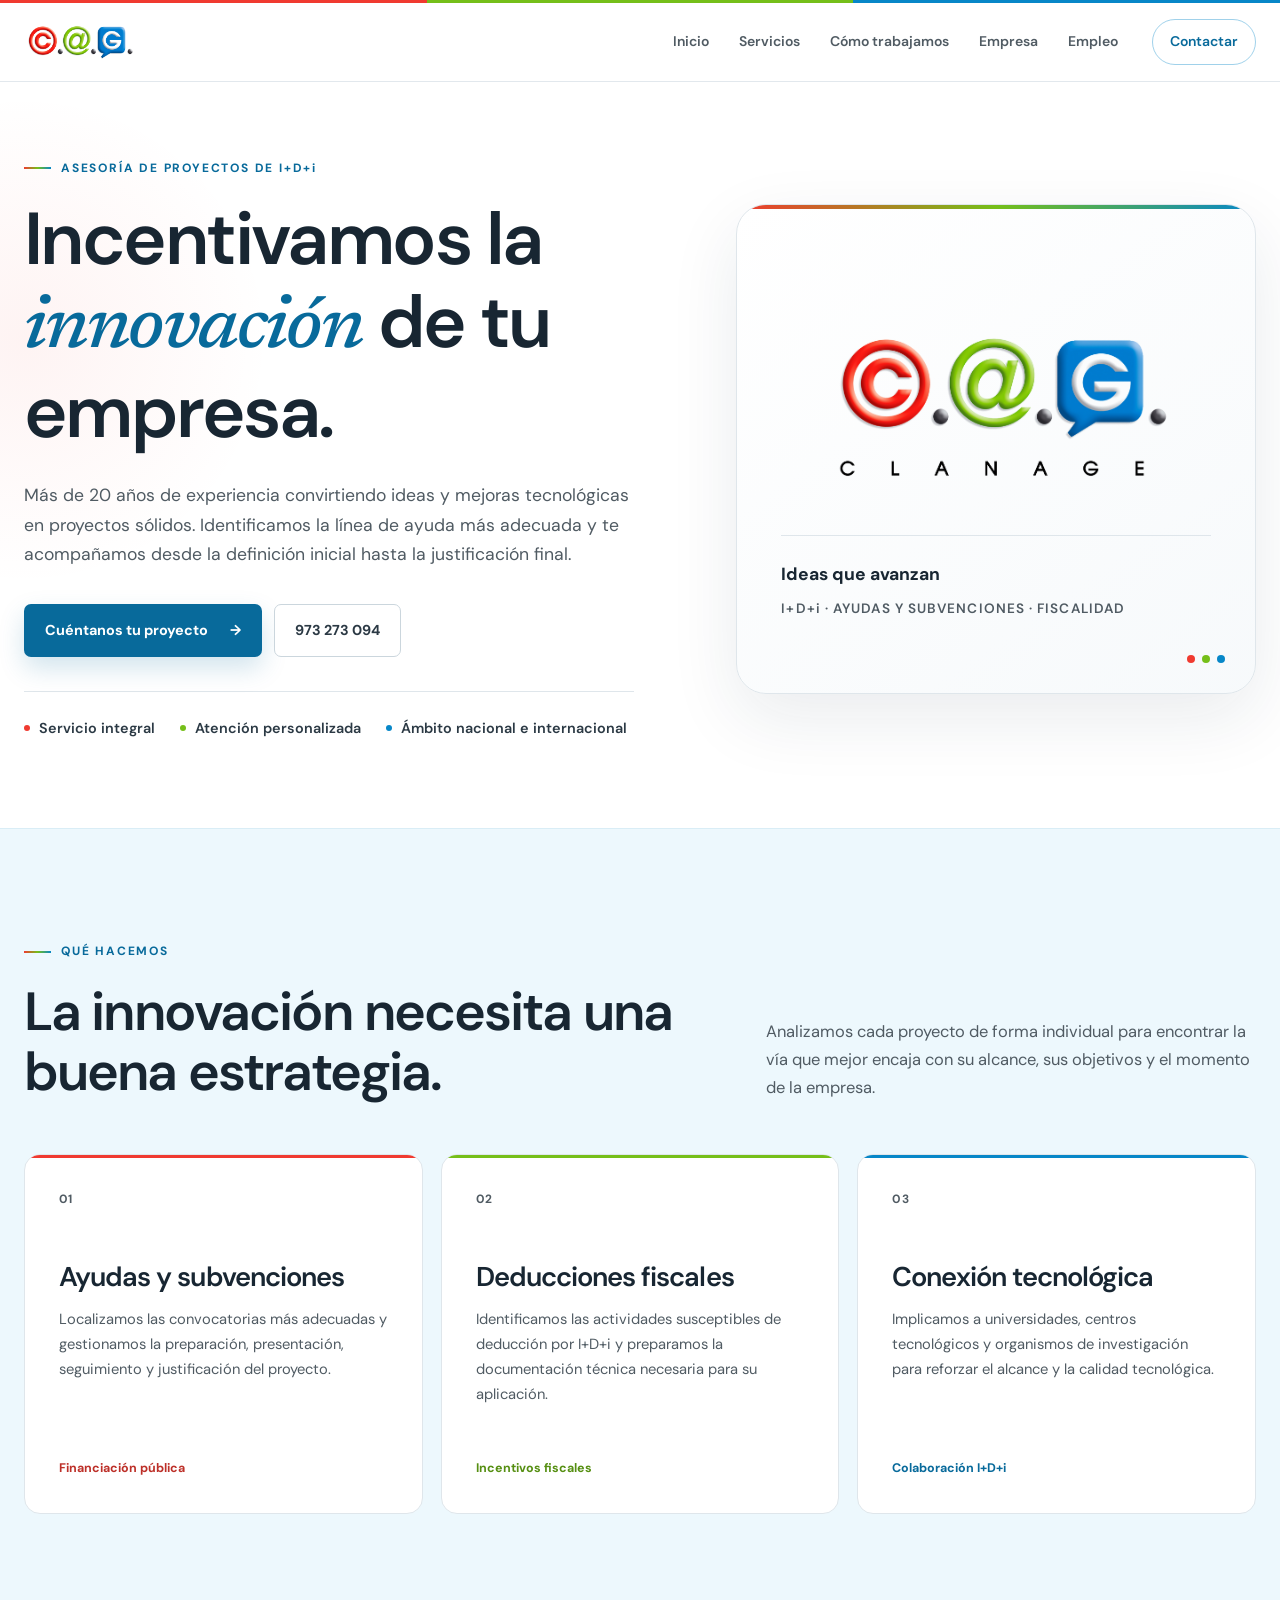
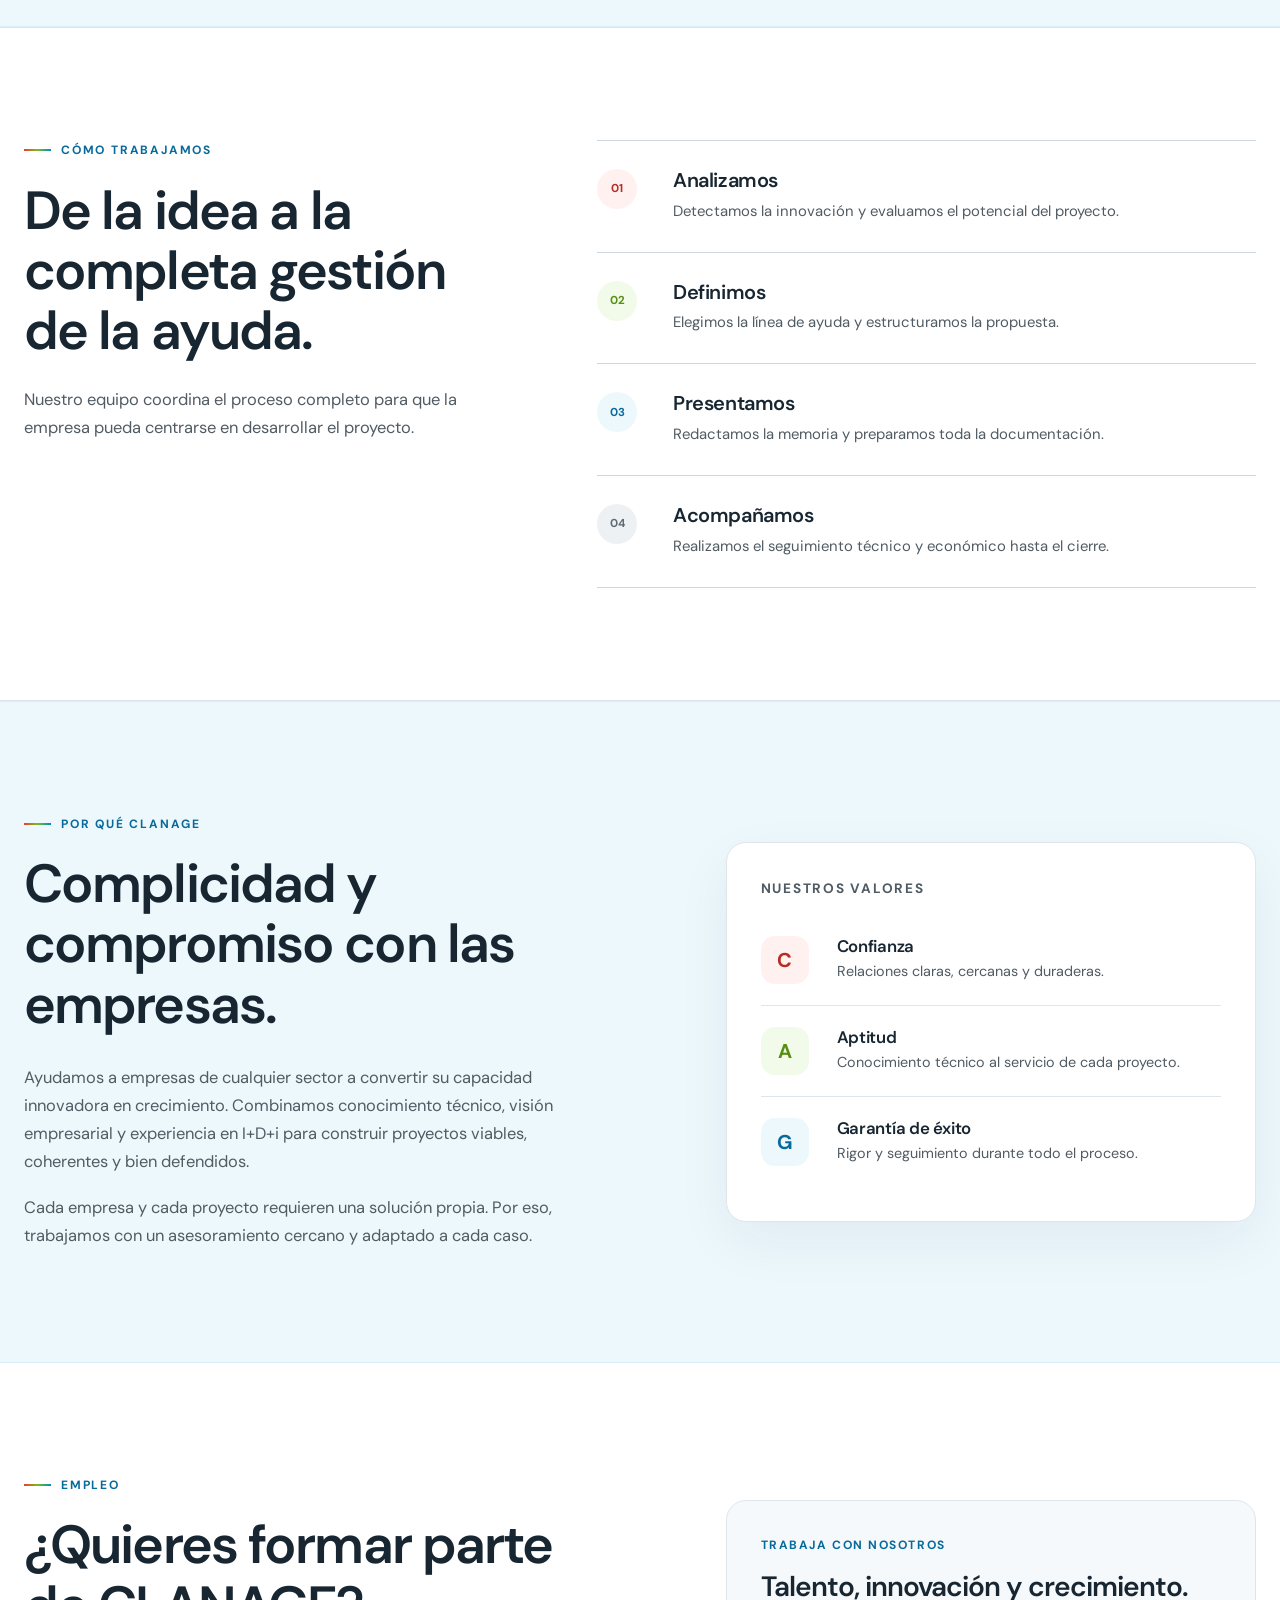
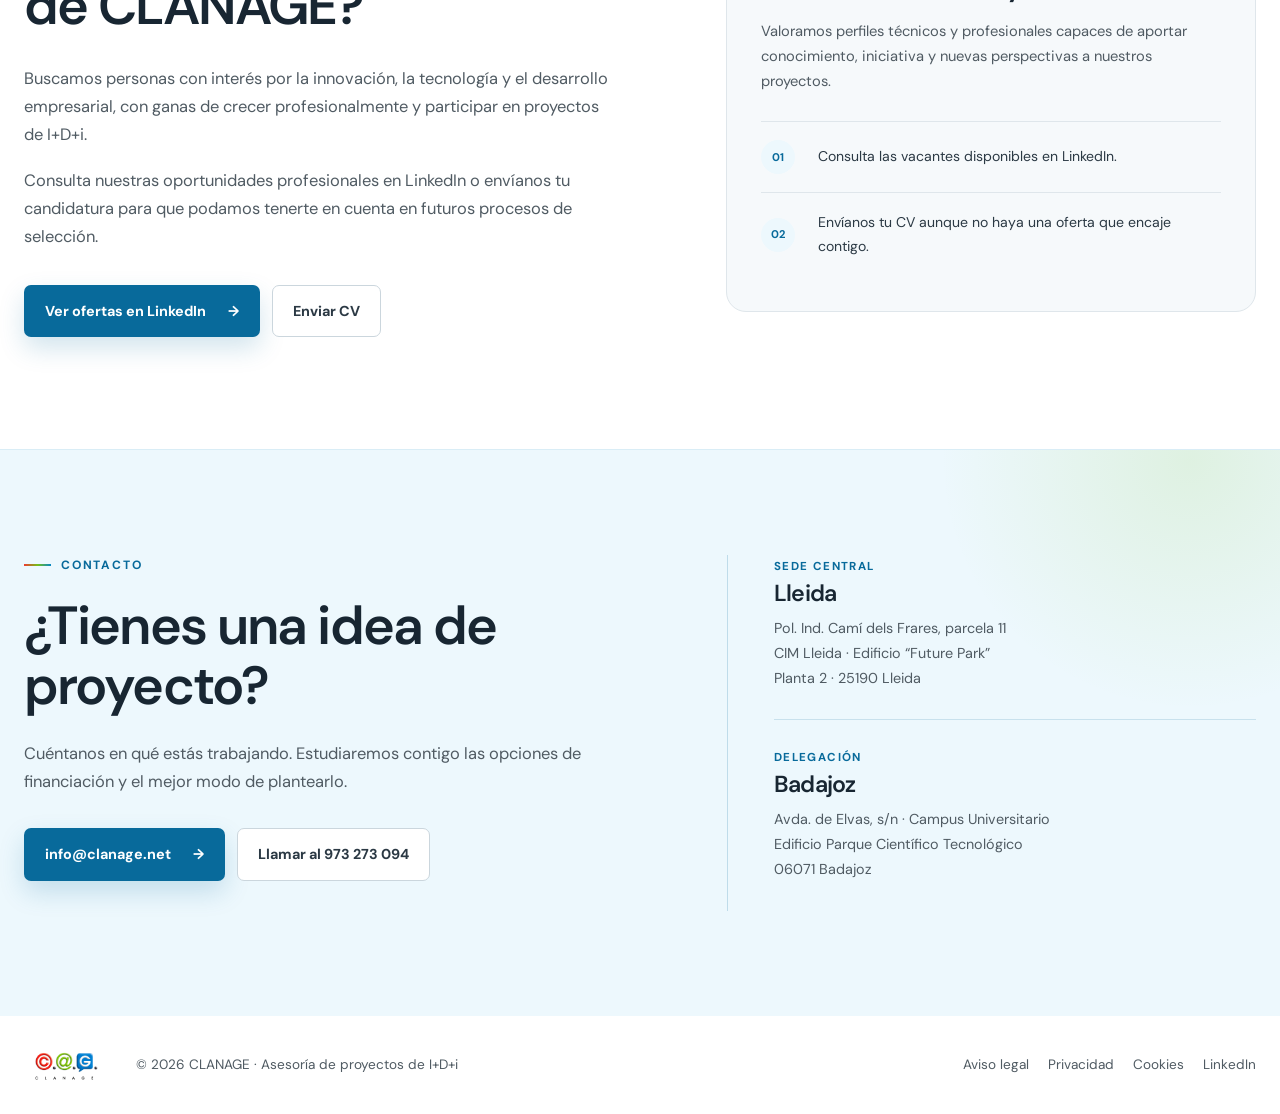
<file: index.html>
<!DOCTYPE html>
<html lang="es">
<head>
    <meta charset="UTF-8">
    <meta name="viewport" content="width=device-width, initial-scale=1.0">
    <meta
        name="description"
        content="CLANAGE ofrece asesoramiento integral en financiación, ayudas, subvenciones y deducciones fiscales para proyectos de I+D+i."
    >
    
<!-- URL canonica: dominio oficial de Clanage -->
<link rel="canonical" href="https://clanage.net/">

<!-- Open Graph: vista previa al compartir -->
<meta property="og:type" content="website">
<meta property="og:site_name" content="CLANAGE">
<meta property="og:title" content="CLANAGE | Asesoría de proyectos de I+D+i">
<meta property="og:description" content="Asesoramiento integral en financiación, ayudas, subvenciones y deducciones fiscales para proyectos de I+D+i.">
<meta property="og:url" content="https://clanage.net/">
<meta property="og:image" content="https://clanage.net/assets/logo_sin_fondo.png">
<meta property="og:locale" content="es_ES">

    <meta name="theme-color" content="#ffffff">
    <title>CLANAGE | Asesoría de proyectos de I+D+i</title>
    <link rel="icon" type="image/png" href="assets/logo_redondo.png">
    <link rel="stylesheet" href="style.css">


<script type="application/ld+json">
{
  "@context": "https://schema.org",
  "@type": "Organization",
  "name": "CLANAGE",
  "url": "https://clanage.net/",
  "logo": "https://clanage.net/assets/logo_sin_fondo.png",
  "description": "Asesoramiento integral en financiación, ayudas, subvenciones y deducciones fiscales para proyectos de I+D+i."
}
</script>

</head>
<body>
    <a class="skip-link" href="#contenido">Saltar al contenido</a>
    <header class="site-header">
        <div class="nav-shell">
            <a class="brand" href="#inicio" aria-label="CLANAGE, volver al inicio">
                <img
                    src="assets/logo_sin_fondo.png"
                    alt="CLANAGE"
                    width="2048"
                    height="1008"
                >
            </a>
            <nav class="nav-menu" aria-label="Navegación principal">
                <a href="#inicio">Inicio</a>
                <a href="#servicios">Servicios</a>
                <a href="#metodo">Cómo trabajamos</a>
                <a href="#empresa">Empresa</a>
                <a href="#empleo">Empleo</a>
            </nav>
            <a class="header-contact" href="#contacto">
                Contactar
            </a>
        </div>
    </header>
    <main id="contenido">
        <!-- ============================================================
             INICIO
             ============================================================ -->
        <section class="hero" id="inicio">
            <div class="hero-copy">
                <p class="eyebrow hero-eyebrow">
                    <span></span>
                    ASESORÍA DE PROYECTOS DE I+D+i
                </p>
                <h1>
                    Incentivamos la
                    <em>innovación</em> de tu empresa.
                </h1>
                <p class="hero-lead">
                    Más de 20 años de experiencia convirtiendo ideas y mejoras tecnológicas en proyectos sólidos.
                    Identificamos la línea de ayuda más adecuada y te acompañamos desde
                    la definición inicial hasta la justificación final.
                </p>
                <div class="actions">
                    <a
                        class="button button-primary"
                        href="mailto:info@clanage.net?subject=Consulta%20sobre%20un%20proyecto%20de%20I%2BD%2Bi"
                    >
                        Cuéntanos tu proyecto
                        <span aria-hidden="true">→</span>
                    </a>
                    <a
                        class="button button-secondary"
                        href="tel:+34973273094"
                    >
                        973 273 094
                    </a>
                </div>
                <ul
                    class="hero-points"
                    aria-label="Características del servicio"
                >
                    <li>Servicio integral</li>
                    <li>Atención personalizada</li>
                    <li>Ámbito nacional e internacional</li>
                </ul>
            </div>
            <div
                class="hero-visual"
                aria-label="CLANAGE: innovación, conexión y crecimiento"
            >
                <div class="brand-card">                    
                    <img
                        src="assets/logo_sin_fondo_letras_negras.png"
                        alt=""
                    >
                    <div class="brand-card-copy">
                        <p>Ideas que avanzan</p>
                        <span>
                            <span class="keep-case">I+D+i</span> · Ayudas y subvenciones · Fiscalidad
                        </span>
                    </div>
                    <div
                        class="brand-signals"
                        aria-hidden="true"
                    >
                        <span></span>
                        <span></span>
                        <span></span>
                    </div>
                </div>
            </div>
        </section>
        <!-- ============================================================
             SERVICIOS
             ============================================================ -->
        <section class="services-section" id="servicios">
            <div class="section services-shell">
                <div class="section-heading">
                    <div>
                        <p class="eyebrow">
                            <span></span>
                            Qué hacemos
                        </p>
                        <h2>
                            La innovación necesita una buena estrategia.
                        </h2>
                    </div>
                    <p>
                        Analizamos cada proyecto de forma individual para encontrar la vía
                        que mejor encaja con su alcance, sus objetivos y el momento de la empresa.
                    </p>
                </div>
                <div class="services-grid">
                    <article class="service-card service-red">
                        <span class="card-number">
                            01
                        </span>
                        <h3>
                            Ayudas y subvenciones
                        </h3>
                        <p>
                            Localizamos las convocatorias más adecuadas y gestionamos la
                            preparación, presentación, seguimiento y justificación del proyecto.
                        </p>
                        <span class="card-label">
                            Financiación pública
                        </span>
                    </article>
                    <article class="service-card service-green">
                        <span class="card-number">
                            02
                        </span>
                        <h3>
                            Deducciones fiscales
                        </h3>
                        <p>
                            Identificamos las actividades susceptibles de deducción por I+D+i y
                            preparamos la documentación técnica necesaria para su aplicación.
                        </p>
                        <span class="card-label">
                            Incentivos fiscales
                        </span>
                    </article>
                    <article class="service-card service-blue">
                        <span class="card-number">
                            03
                        </span>
                        <h3>
                            Conexión tecnológica
                        </h3>
                        <p>
                            Implicamos a universidades, centros tecnológicos y organismos de
                            investigación para reforzar el alcance y la calidad tecnológica.
                        </p>
                        <span class="card-label">
                            Colaboración I+D+i
                        </span>
                    </article>
                </div>
            </div>
        </section>
        <!-- ============================================================
             CÓMO TRABAJAMOS
             ============================================================ -->
        <section class="method-section" id="metodo">
            <div class="section method-shell">
                <div class="method-intro">
                    <p class="eyebrow">
                        <span></span>
                        Cómo trabajamos
                    </p>
                    <h2>
                        De la idea a la completa gestión de la ayuda.
                    </h2>
                    <p>
                        Nuestro equipo coordina el proceso completo para que la empresa
                        pueda centrarse en desarrollar el proyecto.
                    </p>
                </div>
                <ol class="process-list">
                    <li>
                        <span>01</span>
                        <div>
                            <h3>Analizamos</h3>
                            <p>
                                Detectamos la innovación y evaluamos el potencial del proyecto.
                            </p>
                        </div>
                    </li>
                    <li>
                        <span>02</span>
                        <div>
                            <h3>Definimos</h3>
                            <p>
                                Elegimos la línea de ayuda y estructuramos la propuesta.
                            </p>
                        </div>
                    </li>
                    <li>
                        <span>03</span>
                        <div>
                            <h3>Presentamos</h3>
                            <p>
                                Redactamos la memoria y preparamos toda la documentación.
                            </p>
                        </div>
                    </li>
                    <li>
                        <span>04</span>
                        <div>
                            <h3>Acompañamos</h3>
                            <p>
                                Realizamos el seguimiento técnico y económico hasta el cierre.
                            </p>
                        </div>
                    </li>
                </ol>
            </div>
        </section>
        <!-- ============================================================
             EMPRESA
             ============================================================ -->
        <section class="company-section" id="empresa">
            <div class="section company-shell">
                <div class="company-copy">
                    <p class="eyebrow">
                        <span></span>
                        Por qué CLANAGE
                    </p>
                    <h2>
                        Complicidad y compromiso con las empresas.
                    </h2>
                    <p>
                        Ayudamos a empresas de cualquier sector a convertir su capacidad
                        innovadora en crecimiento. Combinamos conocimiento técnico, visión
                        empresarial y experiencia en I+D+i para construir proyectos
                        viables, coherentes y bien defendidos.
                    </p>
                    <p>
                        Cada empresa y cada proyecto requieren una solución propia. Por eso,
                        trabajamos con un asesoramiento cercano y adaptado a cada caso.
                    </p>
                </div>
                <div class="values-panel">
                    <p class="values-title">
                        Nuestros valores
                    </p>
                    <div class="value value-red">
                        <span>C</span>
                        <div>
                            <h3>Confianza</h3>
                            <p>
                                Relaciones claras, cercanas y duraderas.
                            </p>
                        </div>
                    </div>
                    <div class="value value-green">
                        <span>A</span>
                        <div>
                            <h3>Aptitud</h3>
                            <p>
                                Conocimiento técnico al servicio de cada proyecto.
                            </p>
                        </div>
                    </div>
                    <div class="value value-blue">
                        <span>G</span>
                        <div>
                            <h3>Garantía de éxito</h3>
                            <p>
                                Rigor y seguimiento durante todo el proceso.
                            </p>
                        </div>
                    </div>
                </div>
            </div>
        </section>
        <!-- ============================================================
             EMPLEO
             ============================================================ -->
        <section class="jobs-section" id="empleo">
            <div class="section jobs-shell">
                <div class="jobs-copy">
                    <p class="eyebrow">
                        <span></span>
                        Empleo
                    </p>
                    <h2>
                        ¿Quieres formar parte de CLANAGE?
                    </h2>
                    <p>
                        Buscamos personas con interés por la innovación, la tecnología
                        y el desarrollo empresarial, con ganas de crecer profesionalmente
                        y participar en proyectos de I+D+i.
                    </p>
                    <p>
                        Consulta nuestras oportunidades profesionales en LinkedIn o envíanos
                        tu candidatura para que podamos tenerte en cuenta en futuros procesos
                        de selección.
                    </p>
                    <div class="actions">
                        <a
                            class="button button-primary"
                            href="https://www.linkedin.com/company/clanage-asesoria-sl/jobs/?viewAsMember=true"
                            target="_blank"
                            rel="noopener noreferrer"
                        >
                            Ver ofertas en LinkedIn
                            <span aria-hidden="true">→</span>
                        </a>
                        <a
                            class="button button-secondary"
                            href="mailto:info@clanage.net?subject=Candidatura%20espont%C3%A1nea%20-%20CLANAGE"
                        >
                            Enviar CV
                        </a>
                    </div>
                </div>
                <div class="jobs-panel">
                    <p class="jobs-panel-label">
                        Trabaja con nosotros
                    </p>
                    <h3>
                        Talento, innovación y crecimiento.
                    </h3>
                    <p>
                        Valoramos perfiles técnicos y profesionales capaces de aportar
                        conocimiento, iniciativa y nuevas perspectivas a nuestros proyectos.
                    </p>
                    <div class="jobs-detail">
                        <span>01</span>
                        <p>
                            Consulta las vacantes disponibles en LinkedIn.
                        </p>
                    </div>
                    <div class="jobs-detail">
                        <span>02</span>
                        <p>
                            Envíanos tu CV aunque no haya una oferta que encaje contigo.
                        </p>
                    </div>
                </div>
            </div>
        </section>
        <!-- ============================================================
             CONTACTO
             ============================================================ -->
        <section class="contact-section" id="contacto">
            <div class="section contact-shell">
                <div class="contact-main">
                    <p class="eyebrow">
                        <span></span>
                        Contacto
                    </p>
                    <h2>
                        ¿Tienes una idea de proyecto?
                    </h2>
                    <p>
                        Cuéntanos en qué estás trabajando. Estudiaremos contigo las opciones
                        de financiación y el mejor modo de plantearlo.
                    </p>
                    <div class="actions">
                        <a
                            class="button button-primary"
                            href="mailto:info@clanage.net?subject=Consulta%20sobre%20un%20proyecto%20de%20I%2BD%2Bi"
                        >
                            info@clanage.net
                            <span aria-hidden="true">→</span>
                        </a>
                        <a
                            class="button button-secondary"
                            href="tel:+34973273094"
                        >
                            Llamar al 973 273 094
                        </a>
                    </div>
                </div>
                <div
                    class="locations"
                    aria-label="Oficinas de CLANAGE"
                >
                    <article>
                        <p class="location-label">
                            Sede central
                        </p>
                        <h3>
                            Lleida
                        </h3>
                        <address>
                            Pol. Ind. Camí dels Frares, parcela 11<br>
                            CIM Lleida · Edificio “Future Park”<br>
                            Planta 2 · 25190 Lleida
                        </address>
                    </article>
                    <article>
                        <p class="location-label">
                            Delegación
                        </p>
                        <h3>
                            Badajoz
                        </h3>
                        <address>
                            Avda. de Elvas, s/n · Campus Universitario<br>
                            Edificio Parque Científico Tecnológico<br>
                            06071 Badajoz
                        </address>
                    </article>
                </div>
            </div>
        </section>
    </main>
    <!-- ============================================================
         PIE DE PÁGINA
         ============================================================ -->
    <footer class="site-footer">
        <div class="footer-shell">
            <a
                class="footer-brand"
                href="#inicio"
                aria-label="CLANAGE, volver al inicio"
            >
                <img
                    src="assets/logo_sin_fondo_letras_negras.png"
                    alt="CLANAGE"
                >
            </a>
            <p>
                © 2026 CLANAGE · Asesoría de proyectos de I+D+i
            </p>
            <div class="footer-links">
                <a href="aviso-legal.html">Aviso legal</a>
                <a href="privacidad.html">Privacidad</a>
                <a href="cookies.html">Cookies</a>
                <a
                    href="https://www.linkedin.com/company/clanage-asesoria-sl/"
                    target="_blank"
                    rel="noopener noreferrer"
                >
                    LinkedIn
                </a>
            </div>
        </div>
    </footer>
</body>
</html>
</file>
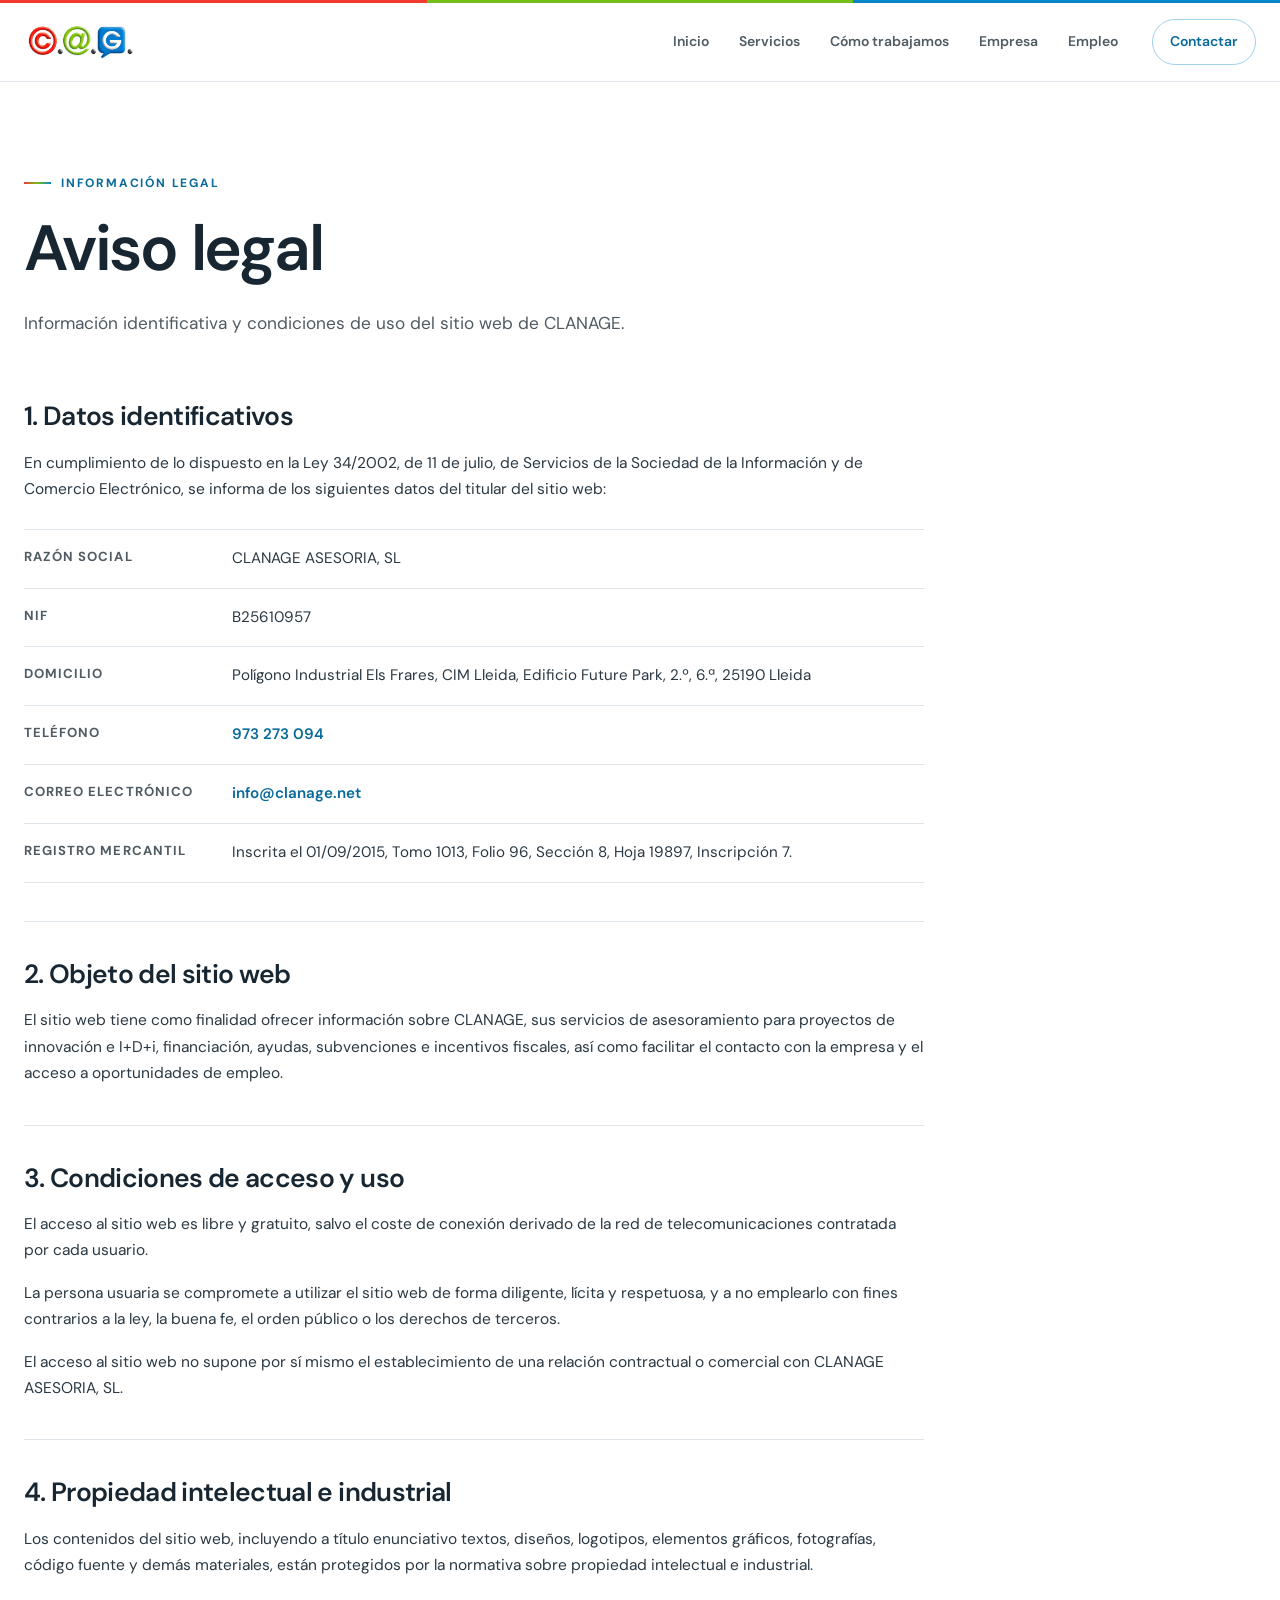
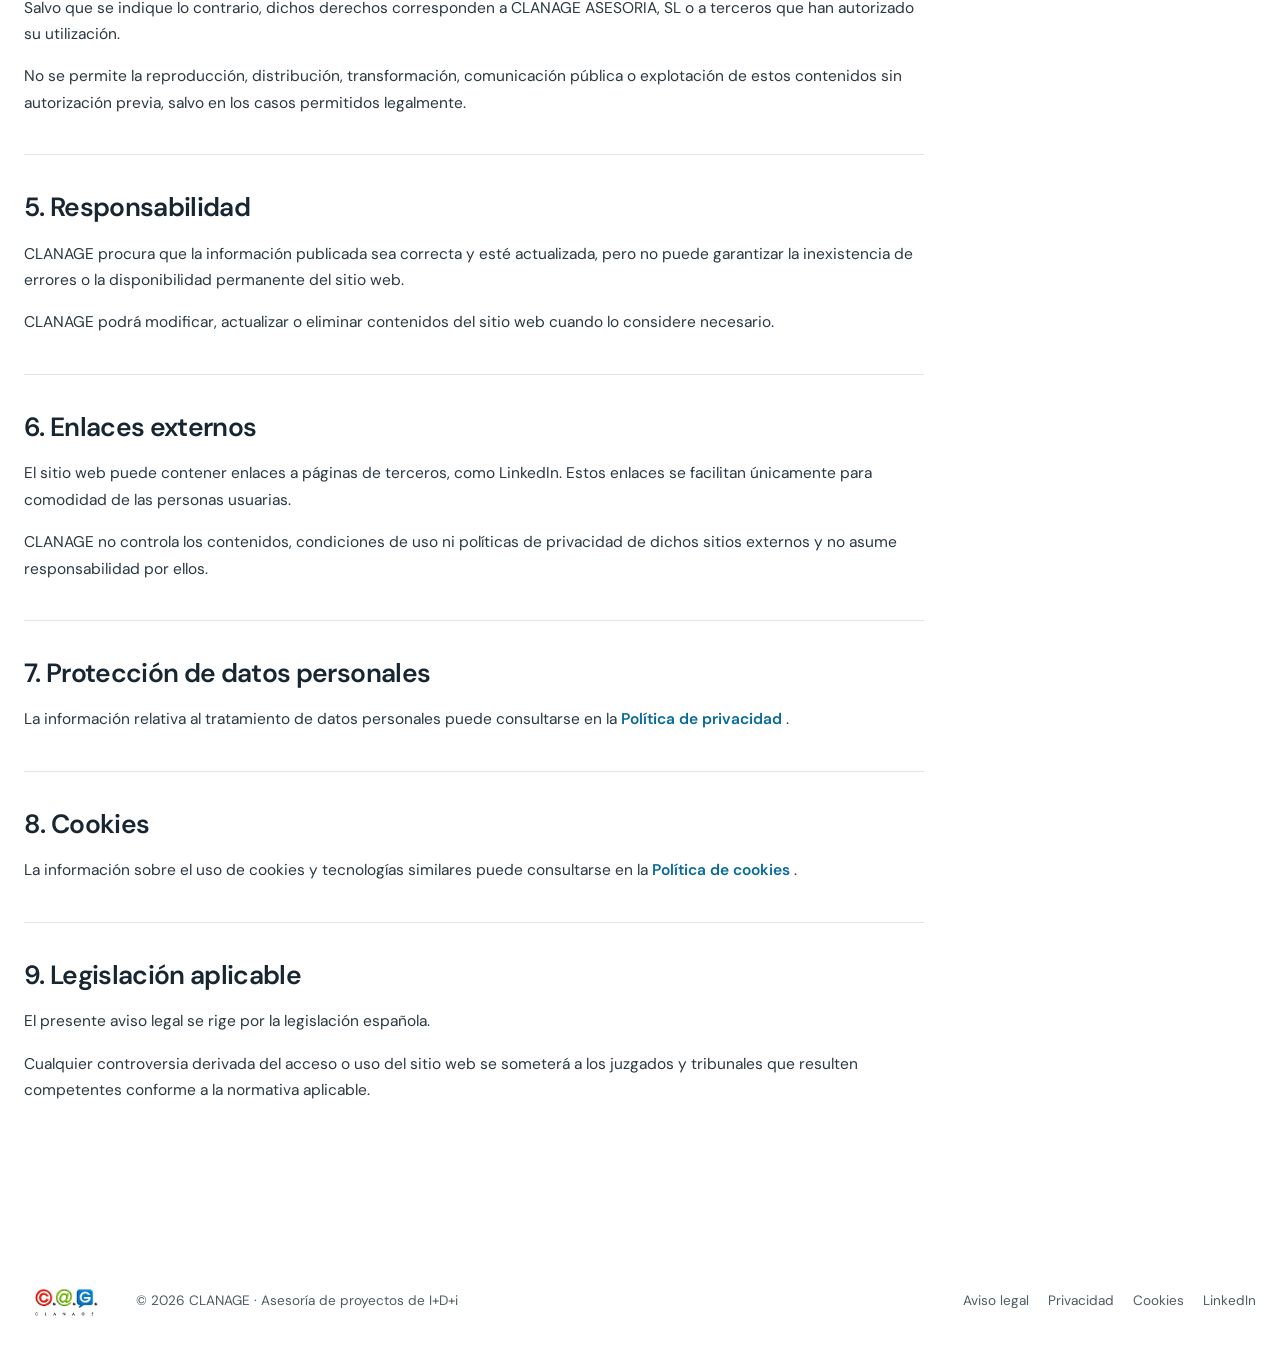
<file: aviso-legal.html>
<!DOCTYPE html>
<html lang="es">
<head>
    <meta charset="UTF-8">
    <meta name="viewport" content="width=device-width, initial-scale=1.0">
    <meta
        name="description"
        content="Aviso legal del sitio web de CLANAGE ASESORIA, SL."
    >

    <link rel="canonical" href="https://clanage.net/aviso-legal.html">
    
    <meta name="theme-color" content="#ffffff">
    <title>Aviso legal | CLANAGE</title>
    <link rel="icon" type="image/png" href="assets/logo_redondo.png">
    <link rel="stylesheet" href="style.css">
</head>
<body>
    <a class="skip-link" href="#contenido">Saltar al contenido</a>
    <header class="site-header">
        <div class="nav-shell">
            <a
                class="brand"
                href="index.html#inicio"
                aria-label="CLANAGE, volver al inicio"
            >
                <img
                    src="assets/logo_sin_fondo.png"
                    alt="CLANAGE"
                    width="2048"
                    height="1008"
                >
            </a>
            <nav
                class="nav-menu"
                aria-label="Navegación principal"
            >
                <a href="index.html#inicio">Inicio</a>
                <a href="index.html#servicios">Servicios</a>
                <a href="index.html#metodo">Cómo trabajamos</a>
                <a href="index.html#empresa">Empresa</a>
                <a href="index.html#empleo">Empleo</a>
            </nav>
            <a
                class="header-contact"
                href="index.html#contacto"
            >
                Contactar
            </a>
        </div>
    </header>
    <main id="contenido">
        <section class="legal-page">
            <div class="section legal-shell">
                <div class="legal-header">
                    <p class="eyebrow">
                        <span></span>
                        Información legal
                    </p>
                    <h1>
                        Aviso legal
                    </h1>
                    <p>
                        Información identificativa y condiciones de uso
                        del sitio web de CLANAGE.
                    </p>
                </div>
                <div class="legal-content">
                    <section>
                        <h2>1. Datos identificativos</h2>
                        <p>
                            En cumplimiento de lo dispuesto en la Ley 34/2002,
                            de 11 de julio, de Servicios de la Sociedad de la
                            Información y de Comercio Electrónico, se informa
                            de los siguientes datos del titular del sitio web:
                        </p>
                        <dl class="legal-data">
                            <div>
                                <dt>Razón social</dt>
                                <dd>CLANAGE ASESORIA, SL</dd>
                            </div>
                            <div>
                                <dt>NIF</dt>
                                <dd>B25610957</dd>
                            </div>
                            <div>
                                <dt>Domicilio</dt>
                                <dd>
                                    Polígono Industrial Els Frares,
                                    CIM Lleida, Edificio Future Park,
                                    2.º, 6.ª, 25190 Lleida
                                </dd>
                            </div>
                            <div>
                                <dt>Teléfono</dt>
                                <dd>
                                    <a href="tel:+34973273094">
                                        973 273 094
                                    </a>
                                </dd>
                            </div>
                            <div>
                                <dt>Correo electrónico</dt>
                                <dd>
                                    <a href="mailto:info@clanage.net">
                                        info@clanage.net
                                    </a>
                                </dd>
                            </div>
                            <div>
                                <dt>Registro Mercantil</dt>
                                <dd>
                                    Inscrita el 01/09/2015,
                                    Tomo 1013, Folio 96,
                                    Sección 8, Hoja 19897,
                                    Inscripción 7.
                                </dd>
                            </div>
                        </dl>
                    </section>
                    <section>
                        <h2>2. Objeto del sitio web</h2>
                        <p>
                            El sitio web tiene como finalidad ofrecer
                            información sobre CLANAGE, sus servicios de
                            asesoramiento para proyectos de innovación e I+D+i,
                            financiación, ayudas, subvenciones e incentivos
                            fiscales, así como facilitar el contacto con la
                            empresa y el acceso a oportunidades de empleo.
                        </p>
                    </section>
                    <section>
                        <h2>3. Condiciones de acceso y uso</h2>
                        <p>
                            El acceso al sitio web es libre y gratuito,
                            salvo el coste de conexión derivado de la red
                            de telecomunicaciones contratada por cada usuario.
                        </p>
                        <p>
                            La persona usuaria se compromete a utilizar el
                            sitio web de forma diligente, lícita y respetuosa,
                            y a no emplearlo con fines contrarios a la ley,
                            la buena fe, el orden público o los derechos de
                            terceros.
                        </p>
                        <p>
                            El acceso al sitio web no supone por sí mismo
                            el establecimiento de una relación contractual
                            o comercial con CLANAGE ASESORIA, SL.
                        </p>
                    </section>
                    <section>
                        <h2>4. Propiedad intelectual e industrial</h2>
                        <p>
                            Los contenidos del sitio web, incluyendo a título
                            enunciativo textos, diseños, logotipos, elementos
                            gráficos, fotografías, código fuente y demás
                            materiales, están protegidos por la normativa
                            sobre propiedad intelectual e industrial.
                        </p>
                        <p>
                            Salvo que se indique lo contrario, dichos derechos
                            corresponden a CLANAGE ASESORIA, SL o a terceros
                            que han autorizado su utilización.
                        </p>
                        <p>
                            No se permite la reproducción, distribución,
                            transformación, comunicación pública o explotación
                            de estos contenidos sin autorización previa,
                            salvo en los casos permitidos legalmente.
                        </p>
                    </section>
                    <section>
                        <h2>5. Responsabilidad</h2>
                        <p>
                            CLANAGE procura que la información publicada
                            sea correcta y esté actualizada, pero no puede
                            garantizar la inexistencia de errores o la
                            disponibilidad permanente del sitio web.
                        </p>
                        <p>
                            CLANAGE podrá modificar, actualizar o eliminar
                            contenidos del sitio web cuando lo considere
                            necesario.
                        </p>
                    </section>
                    <section>
                        <h2>6. Enlaces externos</h2>
                        <p>
                            El sitio web puede contener enlaces a páginas
                            de terceros, como LinkedIn. Estos enlaces se
                            facilitan únicamente para comodidad de las
                            personas usuarias.
                        </p>
                        <p>
                            CLANAGE no controla los contenidos, condiciones
                            de uso ni políticas de privacidad de dichos
                            sitios externos y no asume responsabilidad por
                            ellos.
                        </p>
                    </section>
                    <section>
                        <h2>7. Protección de datos personales</h2>
                        <p>
                            La información relativa al tratamiento de datos
                            personales puede consultarse en la
                            <a href="privacidad.html">
                                Política de privacidad
                            </a>.
                        </p>
                    </section>
                    <section>
                        <h2>8. Cookies</h2>
                        <p>
                            La información sobre el uso de cookies y
                            tecnologías similares puede consultarse en la
                            <a href="cookies.html">
                                Política de cookies
                            </a>.
                        </p>
                    </section>
                    <section>
                        <h2>9. Legislación aplicable</h2>
                        <p>
                            El presente aviso legal se rige por la legislación
                            española.
                        </p>
                        <p>
                            Cualquier controversia derivada del acceso o uso
                            del sitio web se someterá a los juzgados y
                            tribunales que resulten competentes conforme
                            a la normativa aplicable.
                        </p>
                    </section>
                </div>
            </div>
        </section>
    </main>
    <footer class="site-footer">
        <div class="footer-shell">
            <a
                class="footer-brand"
                href="index.html#inicio"
                aria-label="CLANAGE, volver al inicio"
            >
                <img
                    src="assets/logo_sin_fondo_letras_negras.png"
                    alt="CLANAGE"
                >
            </a>
            <p>
                © 2026 CLANAGE · Asesoría de proyectos de I+D+i
            </p>
            <div class="footer-links">
                <a href="aviso-legal.html">
                    Aviso legal
                </a>
                <a href="privacidad.html">
                    Privacidad
                </a>
                <a href="cookies.html">
                    Cookies
                </a>
                <a
                    href="https://www.linkedin.com/company/clanage-asesoria-sl/"
                    target="_blank"
                    rel="noopener noreferrer"
                >
                    LinkedIn
                </a>
            </div>
        </div>
    </footer>
</body>
</html>
</file>
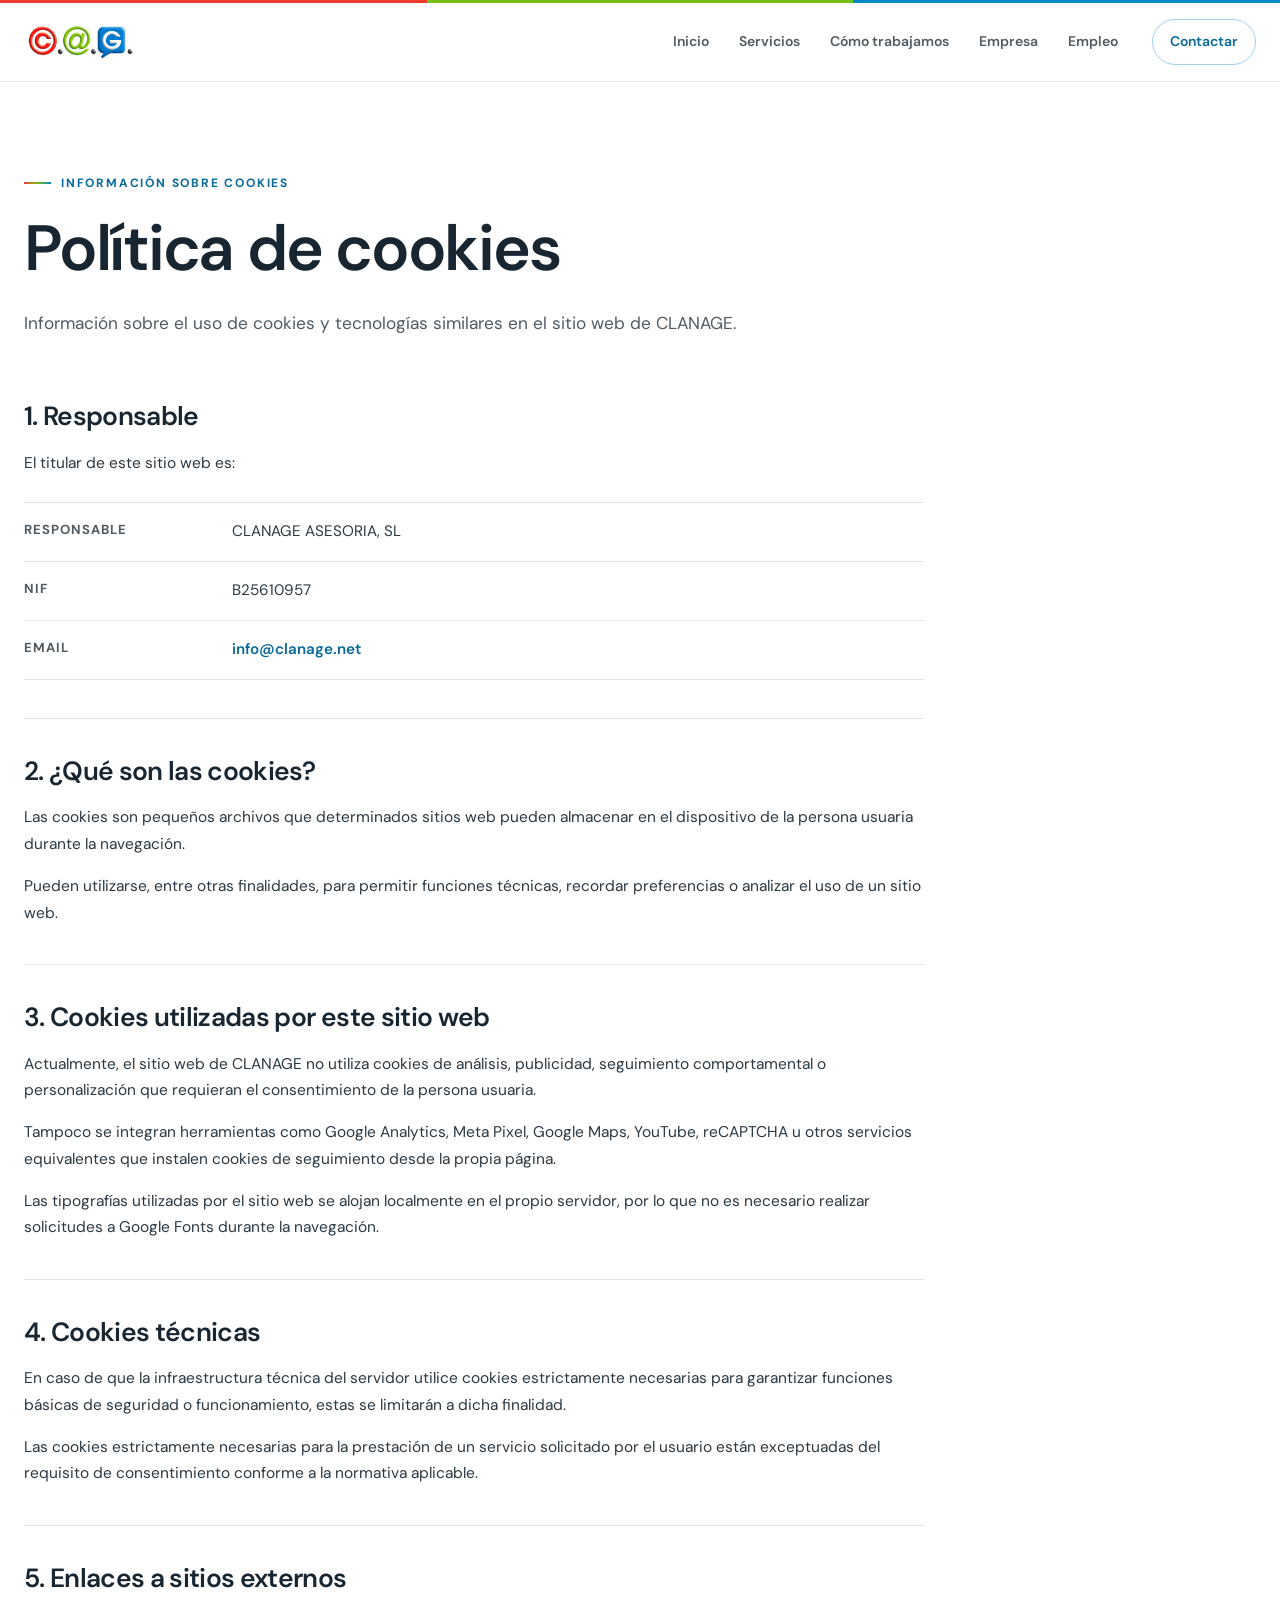
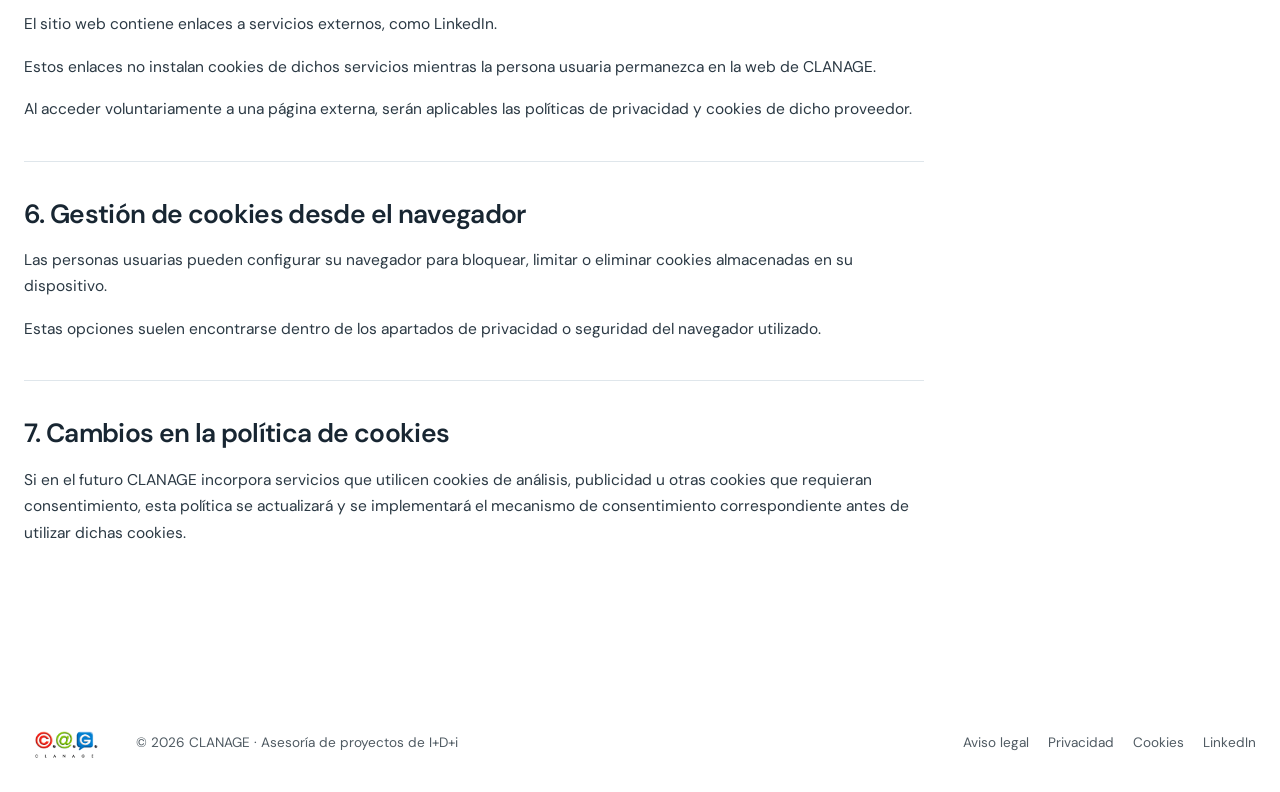
<file: cookies.html>
<!DOCTYPE html>
<html lang="es">
<head>
    <meta charset="UTF-8">
    <meta name="viewport" content="width=device-width, initial-scale=1.0">
    <meta
        name="description"
        content="Política de cookies del sitio web de CLANAGE ASESORIA, SL."
    >
    <link rel="canonical" href="https://clanage.net/cookies.html">
    <meta name="theme-color" content="#ffffff">
    <title>Política de cookies | CLANAGE</title>
    <link rel="icon" type="image/png" href="assets/logo_redondo.png">
    <link rel="stylesheet" href="style.css">
</head>
<body>
    <a class="skip-link" href="#contenido">Saltar al contenido</a>
    <header class="site-header">
        <div class="nav-shell">
            <a
                class="brand"
                href="index.html#inicio"
                aria-label="CLANAGE, volver al inicio"
            >
                <img
                    src="assets/logo_sin_fondo.png"
                    alt="CLANAGE"
                    width="2048"
                    height="1008"
                >
            </a>
            <nav
                class="nav-menu"
                aria-label="Navegación principal"
            >
                <a href="index.html#inicio">Inicio</a>
                <a href="index.html#servicios">Servicios</a>
                <a href="index.html#metodo">Cómo trabajamos</a>
                <a href="index.html#empresa">Empresa</a>
                <a href="index.html#empleo">Empleo</a>
            </nav>
            <a
                class="header-contact"
                href="index.html#contacto"
            >
                Contactar
            </a>
        </div>
    </header>
    <main id="contenido">
        <section class="legal-page">
            <div class="section legal-shell">
                <div class="legal-header">
                    <p class="eyebrow">
                        <span></span>
                        Información sobre cookies
                    </p>
                    <h1>
                        Política de cookies
                    </h1>
                    <p>
                        Información sobre el uso de cookies y tecnologías
                        similares en el sitio web de CLANAGE.
                    </p>
                </div>
                <div class="legal-content">
                    <section>
                        <h2>1. Responsable</h2>
                        <p>
                            El titular de este sitio web es:
                        </p>
                        <dl class="legal-data">
                            <div>
                                <dt>Responsable</dt>
                                <dd>CLANAGE ASESORIA, SL</dd>
                            </div>
                            <div>
                                <dt>NIF</dt>
                                <dd>B25610957</dd>
                            </div>
                            <div>
                                <dt>Email</dt>
                                <dd>
                                    <a href="mailto:info@clanage.net">
                                        info@clanage.net
                                    </a>
                                </dd>
                            </div>
                        </dl>
                    </section>
                    <section>
                        <h2>2. ¿Qué son las cookies?</h2>
                        <p>
                            Las cookies son pequeños archivos que determinados
                            sitios web pueden almacenar en el dispositivo de
                            la persona usuaria durante la navegación.
                        </p>
                        <p>
                            Pueden utilizarse, entre otras finalidades,
                            para permitir funciones técnicas, recordar
                            preferencias o analizar el uso de un sitio web.
                        </p>
                    </section>
                    <section>
                        <h2>3. Cookies utilizadas por este sitio web</h2>
                        <p>
                            Actualmente, el sitio web de CLANAGE no utiliza
                            cookies de análisis, publicidad, seguimiento
                            comportamental o personalización que requieran
                            el consentimiento de la persona usuaria.
                        </p>
                        <p>
                            Tampoco se integran herramientas como Google
                            Analytics, Meta Pixel, Google Maps, YouTube,
                            reCAPTCHA u otros servicios equivalentes que
                            instalen cookies de seguimiento desde la propia
                            página.
                        </p>
                        <p>
                            Las tipografías utilizadas por el sitio web
                            se alojan localmente en el propio servidor,
                            por lo que no es necesario realizar solicitudes
                            a Google Fonts durante la navegación.
                        </p>
                    </section>
                    <section>
                        <h2>4. Cookies técnicas</h2>
                        <p>
                            En caso de que la infraestructura técnica del
                            servidor utilice cookies estrictamente necesarias
                            para garantizar funciones básicas de seguridad
                            o funcionamiento, estas se limitarán a dicha
                            finalidad.
                        </p>
                        <p>
                            Las cookies estrictamente necesarias para la
                            prestación de un servicio solicitado por el
                            usuario están exceptuadas del requisito de
                            consentimiento conforme a la normativa aplicable.
                        </p>
                    </section>
                    <section>
                        <h2>5. Enlaces a sitios externos</h2>
                        <p>
                            El sitio web contiene enlaces a servicios externos,
                            como LinkedIn.
                        </p>
                        <p>
                            Estos enlaces no instalan cookies de dichos
                            servicios mientras la persona usuaria permanezca
                            en la web de CLANAGE.
                        </p>
                        <p>
                            Al acceder voluntariamente a una página externa,
                            serán aplicables las políticas de privacidad y
                            cookies de dicho proveedor.
                        </p>
                    </section>
                    <section>
                        <h2>6. Gestión de cookies desde el navegador</h2>
                        <p>
                            Las personas usuarias pueden configurar su navegador
                            para bloquear, limitar o eliminar cookies almacenadas
                            en su dispositivo.
                        </p>
                        <p>
                            Estas opciones suelen encontrarse dentro de los
                            apartados de privacidad o seguridad del navegador
                            utilizado.
                        </p>
                    </section>
                    <section>
                        <h2>7. Cambios en la política de cookies</h2>
                        <p>
                            Si en el futuro CLANAGE incorpora servicios que
                            utilicen cookies de análisis, publicidad u otras
                            cookies que requieran consentimiento, esta política
                            se actualizará y se implementará el mecanismo de
                            consentimiento correspondiente antes de utilizar
                            dichas cookies.
                        </p>
                    </section>
                </div>
            </div>
        </section>
    </main>
    <footer class="site-footer">
        <div class="footer-shell">
            <a
                class="footer-brand"
                href="index.html#inicio"
                aria-label="CLANAGE, volver al inicio"
            >
                <img
                    src="assets/logo_sin_fondo_letras_negras.png"
                    alt="CLANAGE"
                >
            </a>
            <p>
                © 2026 CLANAGE · Asesoría de proyectos de I+D+i
            </p>
            <div class="footer-links">
                <a href="aviso-legal.html">
                    Aviso legal
                </a>
                <a href="privacidad.html">
                    Privacidad
                </a>
                <a href="cookies.html">
                    Cookies
                </a>
                <a
                    href="https://www.linkedin.com/company/clanage-asesoria-sl/"
                    target="_blank"
                    rel="noopener noreferrer"
                >
                    LinkedIn
                </a>
            </div>
        </div>
    </footer>
</body>
</html>
</file>
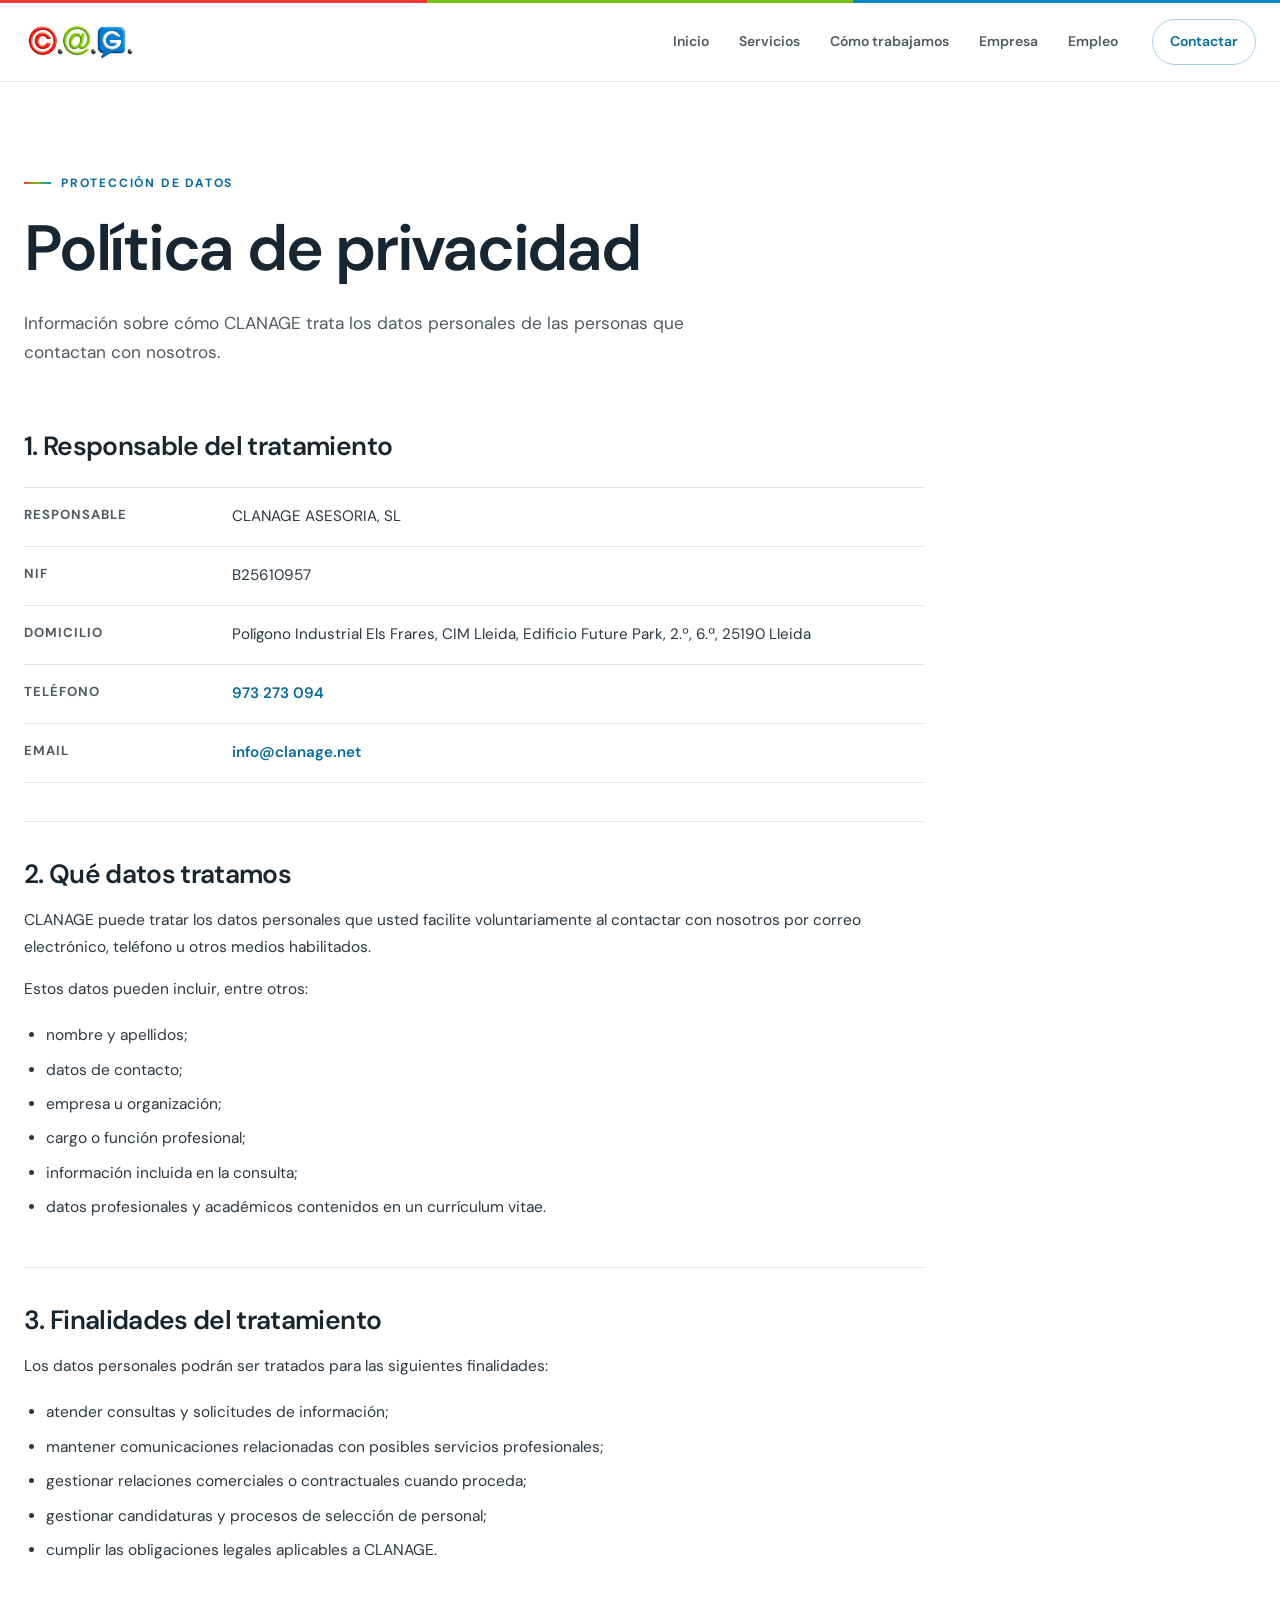
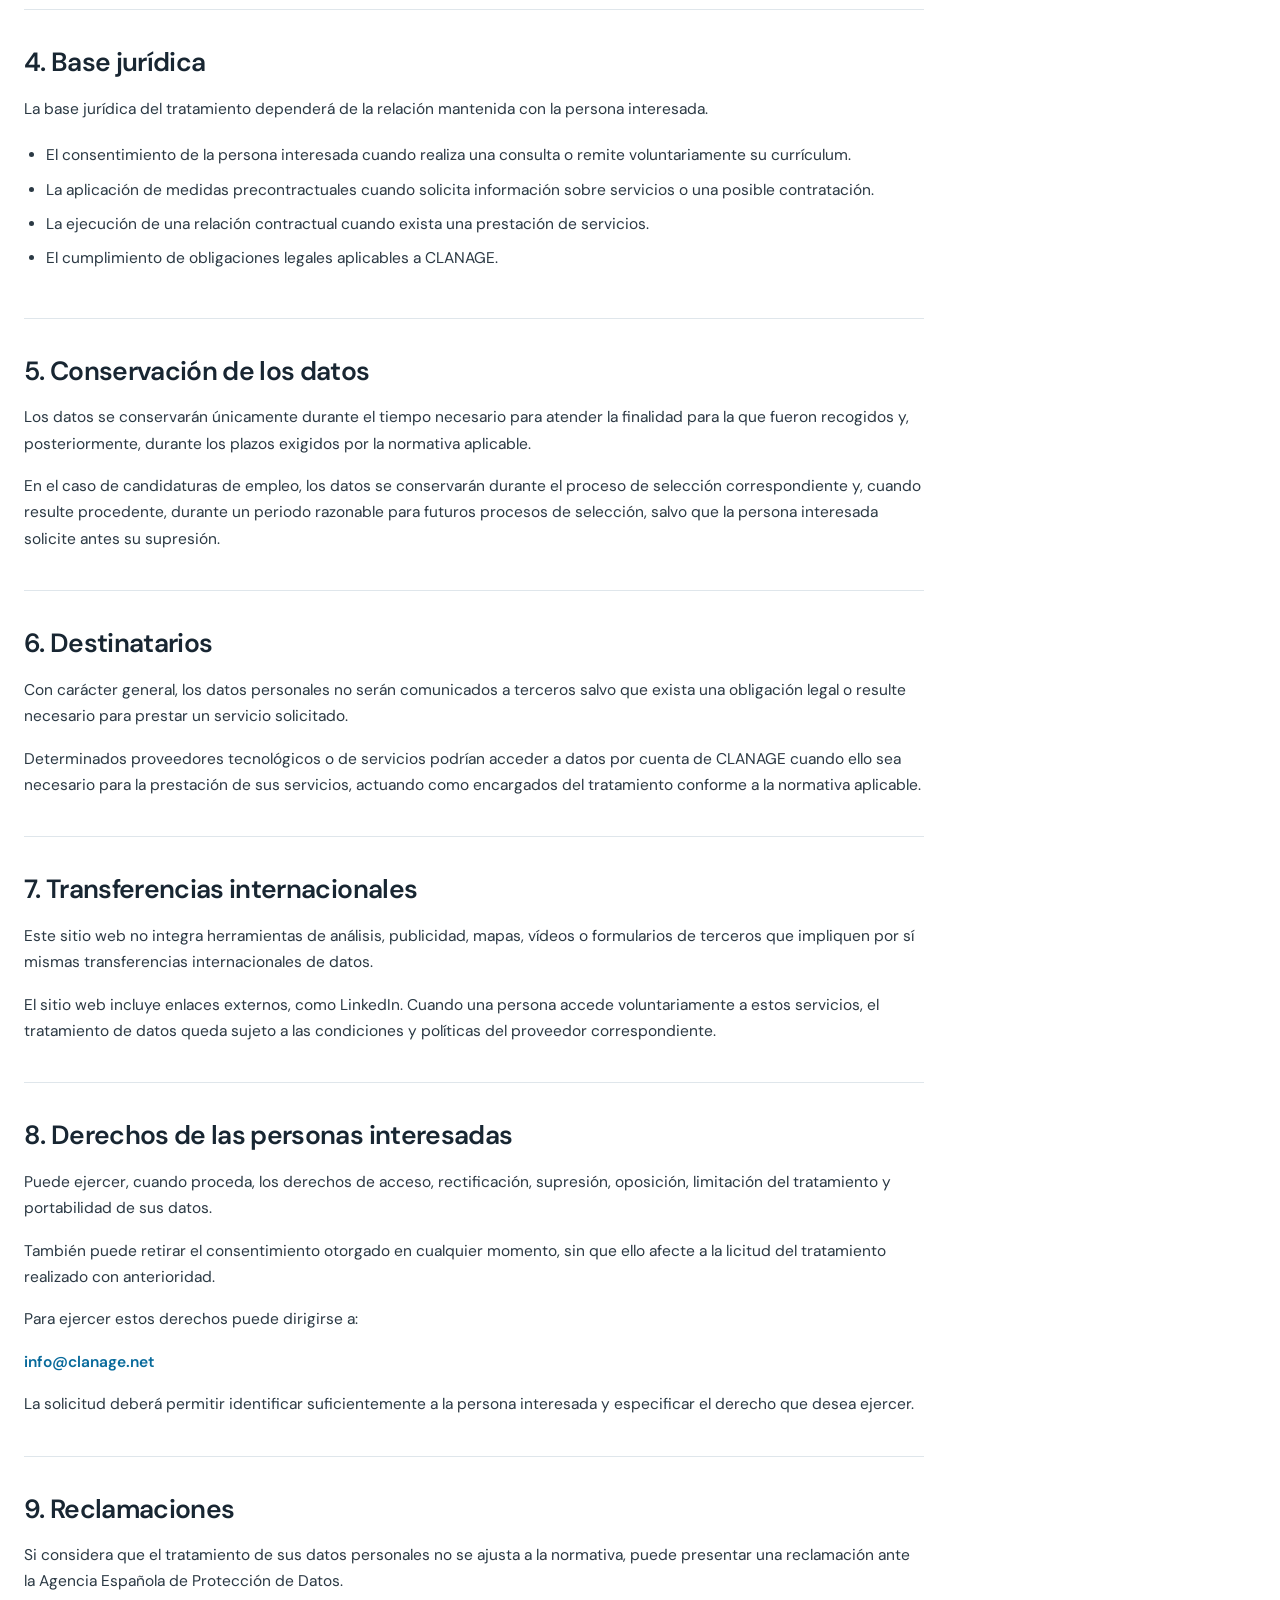
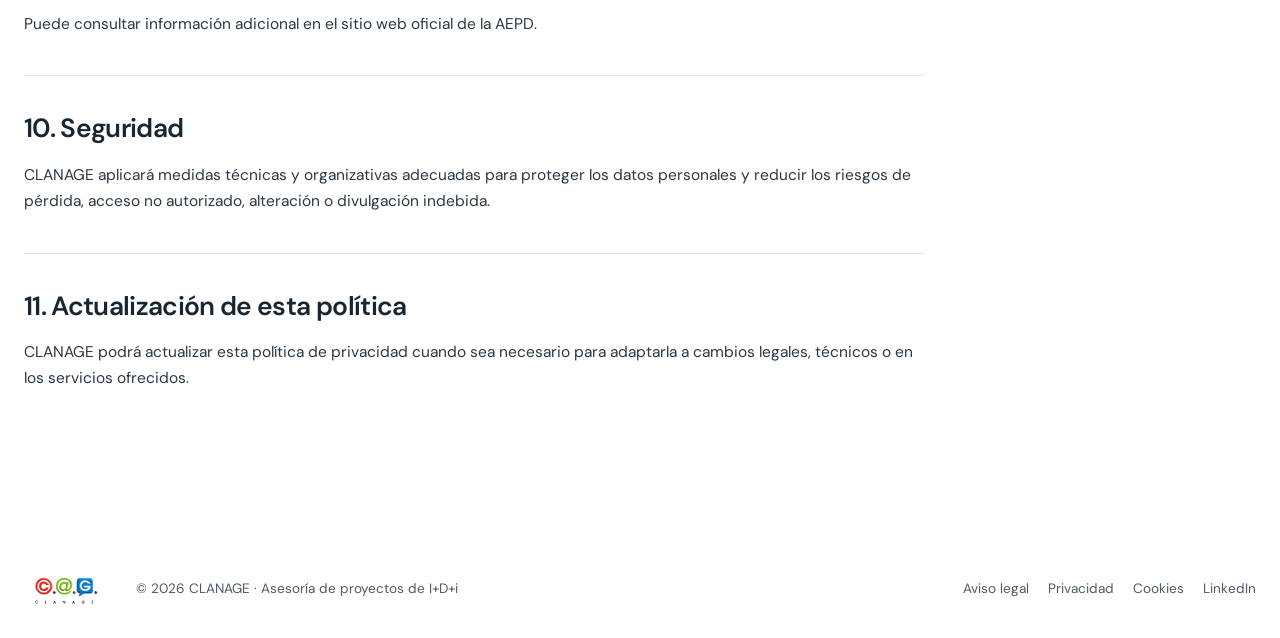
<file: privacidad.html>
<!DOCTYPE html>
<html lang="es">
<head>
    <meta charset="UTF-8">
    <meta name="viewport" content="width=device-width, initial-scale=1.0">
    <meta
        name="description"
        content="Política de privacidad de CLANAGE ASESORIA, SL."
    >
    
    <link rel="canonical" href="https://clanage.net/privacidad.html">
    
    <meta name="theme-color" content="#ffffff">
    <title>Política de privacidad | CLANAGE</title>
    <link rel="icon" type="image/png" href="assets/logo_redondo.png">
    <link rel="stylesheet" href="style.css">
</head>
<body>
    <a class="skip-link" href="#contenido">Saltar al contenido</a>
    <header class="site-header">
        <div class="nav-shell">
            <a
                class="brand"
                href="index.html#inicio"
                aria-label="CLANAGE, volver al inicio"
            >
                <img
                    src="assets/logo_sin_fondo.png"
                    alt="CLANAGE"
                    width="2048"
                    height="1008"
                >
            </a>
            <nav
                class="nav-menu"
                aria-label="Navegación principal"
            >
                <a href="index.html#inicio">Inicio</a>
                <a href="index.html#servicios">Servicios</a>
                <a href="index.html#metodo">Cómo trabajamos</a>
                <a href="index.html#empresa">Empresa</a>
                <a href="index.html#empleo">Empleo</a>
            </nav>
            <a
                class="header-contact"
                href="index.html#contacto"
            >
                Contactar
            </a>
        </div>
    </header>
    <main id="contenido">
        <section class="legal-page">
            <div class="section legal-shell">
                <div class="legal-header">
                    <p class="eyebrow">
                        <span></span>
                        Protección de datos
                    </p>
                    <h1>
                        Política de privacidad
                    </h1>
                    <p>
                        Información sobre cómo CLANAGE trata los datos
                        personales de las personas que contactan con nosotros.
                    </p>
                </div>
                <div class="legal-content">
                    <section>
                        <h2>1. Responsable del tratamiento</h2>
                        <dl class="legal-data">
                            <div>
                                <dt>Responsable</dt>
                                <dd>CLANAGE ASESORIA, SL</dd>
                            </div>
                            <div>
                                <dt>NIF</dt>
                                <dd>B25610957</dd>
                            </div>
                            <div>
                                <dt>Domicilio</dt>
                                <dd>
                                    Polígono Industrial Els Frares,
                                    CIM Lleida, Edificio Future Park,
                                    2.º, 6.ª, 25190 Lleida
                                </dd>
                            </div>
                            <div>
                                <dt>Teléfono</dt>
                                <dd>
                                    <a href="tel:+34973273094">
                                        973 273 094
                                    </a>
                                </dd>
                            </div>
                            <div>
                                <dt>Email</dt>
                                <dd>
                                    <a href="mailto:info@clanage.net">
                                        info@clanage.net
                                    </a>
                                </dd>
                            </div>
                        </dl>
                    </section>
                    <section>
                        <h2>2. Qué datos tratamos</h2>
                        <p>
                            CLANAGE puede tratar los datos personales que
                            usted facilite voluntariamente al contactar
                            con nosotros por correo electrónico, teléfono
                            u otros medios habilitados.
                        </p>
                        <p>
                            Estos datos pueden incluir, entre otros:
                        </p>
                        <ul>
                            <li>nombre y apellidos;</li>
                            <li>datos de contacto;</li>
                            <li>empresa u organización;</li>
                            <li>cargo o función profesional;</li>
                            <li>información incluida en la consulta;</li>
                            <li>
                                datos profesionales y académicos contenidos
                                en un currículum vitae.
                            </li>
                        </ul>
                    </section>
                    <section>
                        <h2>3. Finalidades del tratamiento</h2>
                        <p>
                            Los datos personales podrán ser tratados para
                            las siguientes finalidades:
                        </p>
                        <ul>
                            <li>
                                atender consultas y solicitudes de información;
                            </li>
                            <li>
                                mantener comunicaciones relacionadas con
                                posibles servicios profesionales;
                            </li>
                            <li>
                                gestionar relaciones comerciales o
                                contractuales cuando proceda;
                            </li>
                            <li>
                                gestionar candidaturas y procesos de selección
                                de personal;
                            </li>
                            <li>
                                cumplir las obligaciones legales aplicables
                                a CLANAGE.
                            </li>
                        </ul>
                    </section>
                    <section>
                        <h2>4. Base jurídica</h2>
                        <p>
                            La base jurídica del tratamiento dependerá de
                            la relación mantenida con la persona interesada.
                        </p>
                        <ul>
                            <li>
                                El consentimiento de la persona interesada
                                cuando realiza una consulta o remite
                                voluntariamente su currículum.
                            </li>
                            <li>
                                La aplicación de medidas precontractuales
                                cuando solicita información sobre servicios
                                o una posible contratación.
                            </li>
                            <li>
                                La ejecución de una relación contractual
                                cuando exista una prestación de servicios.
                            </li>
                            <li>
                                El cumplimiento de obligaciones legales
                                aplicables a CLANAGE.
                            </li>
                        </ul>
                    </section>
                    <section>
                        <h2>5. Conservación de los datos</h2>
                        <p>
                            Los datos se conservarán únicamente durante el
                            tiempo necesario para atender la finalidad para
                            la que fueron recogidos y, posteriormente,
                            durante los plazos exigidos por la normativa
                            aplicable.
                        </p>
                        <p>
                            En el caso de candidaturas de empleo, los datos
                            se conservarán durante el proceso de selección
                            correspondiente y, cuando resulte procedente,
                            durante un periodo razonable para futuros procesos
                            de selección, salvo que la persona interesada
                            solicite antes su supresión.
                        </p>
                    </section>
                    <section>
                        <h2>6. Destinatarios</h2>
                        <p>
                            Con carácter general, los datos personales no
                            serán comunicados a terceros salvo que exista
                            una obligación legal o resulte necesario para
                            prestar un servicio solicitado.
                        </p>
                        <p>
                            Determinados proveedores tecnológicos o de
                            servicios podrían acceder a datos por cuenta
                            de CLANAGE cuando ello sea necesario para la
                            prestación de sus servicios, actuando como
                            encargados del tratamiento conforme a la
                            normativa aplicable.
                        </p>
                    </section>
                    <section>
                        <h2>7. Transferencias internacionales</h2>
                        <p>
                            Este sitio web no integra herramientas de análisis,
                            publicidad, mapas, vídeos o formularios de terceros
                            que impliquen por sí mismas transferencias
                            internacionales de datos.
                        </p>
                        <p>
                            El sitio web incluye enlaces externos, como
                            LinkedIn. Cuando una persona accede voluntariamente
                            a estos servicios, el tratamiento de datos queda
                            sujeto a las condiciones y políticas del proveedor
                            correspondiente.
                        </p>
                    </section>
                    <section>
                        <h2>8. Derechos de las personas interesadas</h2>
                        <p>
                            Puede ejercer, cuando proceda, los derechos de
                            acceso, rectificación, supresión, oposición,
                            limitación del tratamiento y portabilidad de
                            sus datos.
                        </p>
                        <p>
                            También puede retirar el consentimiento otorgado
                            en cualquier momento, sin que ello afecte a la
                            licitud del tratamiento realizado con anterioridad.
                        </p>
                        <p>
                            Para ejercer estos derechos puede dirigirse a:
                        </p>
                        <p>
                            <a href="mailto:info@clanage.net">
                                info@clanage.net
                            </a>
                        </p>
                        <p>
                            La solicitud deberá permitir identificar
                            suficientemente a la persona interesada y
                            especificar el derecho que desea ejercer.
                        </p>
                    </section>
                    <section>
                        <h2>9. Reclamaciones</h2>
                        <p>
                            Si considera que el tratamiento de sus datos
                            personales no se ajusta a la normativa, puede
                            presentar una reclamación ante la Agencia Española
                            de Protección de Datos.
                        </p>
                        <p>
                            Puede consultar información adicional en el
                            sitio web oficial de la AEPD.
                        </p>
                    </section>
                    <section>
                        <h2>10. Seguridad</h2>
                        <p>
                            CLANAGE aplicará medidas técnicas y organizativas
                            adecuadas para proteger los datos personales y
                            reducir los riesgos de pérdida, acceso no
                            autorizado, alteración o divulgación indebida.
                        </p>
                    </section>
                    <section>
                        <h2>11. Actualización de esta política</h2>
                        <p>
                            CLANAGE podrá actualizar esta política de
                            privacidad cuando sea necesario para adaptarla
                            a cambios legales, técnicos o en los servicios
                            ofrecidos.
                        </p>
                    </section>
                </div>
            </div>
        </section>
    </main>
    <footer class="site-footer">
        <div class="footer-shell">
            <a
                class="footer-brand"
                href="index.html#inicio"
                aria-label="CLANAGE, volver al inicio"
            >
                <img
                    src="assets/logo_sin_fondo_letras_negras.png"
                    alt="CLANAGE"
                >
            </a>
            <p>
                © 2026 CLANAGE · Asesoría de proyectos de I+D+i
            </p>
            <div class="footer-links">
                <a href="aviso-legal.html">
                    Aviso legal
                </a>
                <a href="privacidad.html">
                    Privacidad
                </a>
                <a href="cookies.html">
                    Cookies
                </a>
                <a
                    href="https://www.linkedin.com/company/clanage-asesoria-sl/"
                    target="_blank"
                    rel="noopener noreferrer"
                >
                    LinkedIn
                </a>
            </div>
        </div>
    </footer>
</body>
</html>
</file>
<file: style.css>
/* ============================================================
   FUENTES LOCALES
   ============================================================ */

@font-face {
    font-family: "DM Sans";
    src: url("assets/fonts/DMSans_18pt-Regular.ttf") format("truetype");
    font-weight: 400;
    font-style: normal;
    font-display: swap;
}

@font-face {
    font-family: "DM Sans";
    src: url("assets/fonts/DMSans_18pt-Medium.ttf") format("truetype");
    font-weight: 500;
    font-style: normal;
    font-display: swap;
}

@font-face {
    font-family: "DM Sans";
    src: url("assets/fonts/DMSans_18pt-SemiBold.ttf") format("truetype");
    font-weight: 600;
    font-style: normal;
    font-display: swap;
}

@font-face {
    font-family: "DM Sans";
    src: url("assets/fonts/DMSans_18pt-Bold.ttf") format("truetype");
    font-weight: 700;
    font-style: normal;
    font-display: swap;
}

@font-face {
    font-family: "Newsreader";
    src: url("assets/fonts/Newsreader_14pt-MediumItalic.ttf") format("truetype");
    font-weight: 500;
    font-style: italic;
    font-display: swap;
}

/* ============================================================
   VARIABLES Y CONFIGURACIÓN GENERAL
   ============================================================ */

:root {
    --ink: #182632;
    --ink-soft: #2b3944;
    --muted: #505b63;
    --line: #dfe6eb;
    --line-strong: #cbd6dd;
    --surface: #f6f9fb;
    --white: #ffffff;

    --red: #f03a30;
    --red-soft: #fff1ef;
    --green: #75bf19;
    --green-soft: #f2fae9;
    --blue: #0787c8;
    --blue-dark: #086a9b;
    --blue-soft: #edf8fd;

    --shadow: 0 24px 70px rgba(23, 49, 68, 0.09);

    --content: 1320px;
}


* {
    box-sizing: border-box;
}


html {
    scroll-behavior: smooth;
}


body {
    margin: 0;
    color: var(--ink);
    background: var(--white);
    font-family: "DM Sans", Arial, sans-serif;
    font-size: 16px;
    line-height: 1.7;
    text-rendering: optimizeLegibility;
}


body::before {
    position: fixed;
    inset: 0 0 auto;
    z-index: 2000;

    height: 3px;

    background: linear-gradient(
        90deg,
        var(--red) 0 33.333%,
        var(--green) 33.333% 66.666%,
        var(--blue) 66.666% 100%
    );

    content: "";
}


img {
    display: block;
    max-width: 100%;
}


a {
    color: inherit;
    text-decoration: none;
}


h1,
h2,
h3,
p {
    margin-top: 0;
}


h1,
h2,
h3 {
    color: var(--ink);
    font-weight: 600;
    line-height: 1.12;
    letter-spacing: -0.035em;
}


h1 em,
h2 em {
    font-family: "Newsreader", Georgia, serif;
    font-weight: 500;
}


section[id] {
    scroll-margin-top: 92px;
}


.section {
    width: min(var(--content), calc(100% - 48px));
    margin-inline: auto;
}


.skip-link {
    position: fixed;
    top: 12px;
    left: 12px;
    z-index: 3000;

    padding: 10px 14px;

    color: var(--white);
    background: var(--ink);

    border-radius: 5px;

    transform: translateY(-150%);
}


.skip-link:focus {
    transform: translateY(0);
}


a:focus-visible {
    outline: 3px solid rgba(7, 135, 200, 0.35);
    outline-offset: 4px;
}


/* ============================================================
   CABECERA
   ============================================================ */

.site-header {
    position: fixed;
    top: 3px;
    left: 0;
    z-index: 1000;

    width: 100%;

    background: rgba(255, 255, 255, 0.94);

    border-bottom: 1px solid rgba(223, 230, 235, 0.9);

    backdrop-filter: blur(14px);
    -webkit-backdrop-filter: blur(14px);
}


.nav-shell {
    width: min(var(--content), calc(100% - 48px));
    height: 78px;

    margin-inline: auto;

    display: flex;
    align-items: center;
}


.brand {
    width: 114px;
    flex: 0 0 auto;
}


.brand img {
    width: 100%;
    height: 56px;

    object-fit: contain;
}


.nav-menu {
    display: flex;
    align-items: center;

    gap: 30px;

    margin-left: auto;
    margin-right: 34px;
}


.nav-menu a,
.header-contact {
    font-size: 0.875rem;
    font-weight: 600;
}


.nav-menu a {
    position: relative;

    color: var(--muted);

    transition: color 180ms ease;
}


.nav-menu a::after {
    position: absolute;
    right: 0;
    bottom: -8px;
    left: 0;

    height: 2px;

    background: var(--blue);

    content: "";

    transform: scaleX(0);
    transform-origin: left;

    transition: transform 180ms ease;
}


.nav-menu a:hover {
    color: var(--ink);
}


.nav-menu a:hover::after {
    transform: scaleX(1);
}


.header-contact {
    padding: 10px 17px;

    color: var(--blue-dark);

    border: 1px solid rgba(7, 135, 200, 0.38);
    border-radius: 999px;

    transition:
        color 180ms ease,
        background 180ms ease,
        border-color 180ms ease;
}


.header-contact:hover {
    color: var(--white);
    background: var(--blue-dark);
    border-color: var(--blue-dark);
}


/* ============================================================
   ELEMENTOS COMUNES
   ============================================================ */

.eyebrow {
    display: flex;
    align-items: center;

    gap: 10px;

    margin-bottom: 20px;

    color: var(--blue-dark);

    font-size: 0.75rem;
    font-weight: 700;
    letter-spacing: 0.15em;

    text-transform: uppercase;
}


.hero-eyebrow {
    text-transform: none;
}


.eyebrow > span {
    width: 27px;
    height: 2px;

    background: linear-gradient(
        90deg,
        var(--red),
        var(--green),
        var(--blue)
    );
}


.actions {
    display: flex;
    flex-wrap: wrap;

    gap: 12px;
}


.button {
    min-height: 52px;

    padding: 13px 20px;

    display: inline-flex;
    align-items: center;
    justify-content: center;

    gap: 22px;

    border: 1px solid transparent;
    border-radius: 7px;

    font-size: 0.9rem;
    font-weight: 700;

    transition:
        transform 180ms ease,
        box-shadow 180ms ease,
        background 180ms ease,
        border-color 180ms ease;
}


.button:hover {
    transform: translateY(-2px);
}


.button-primary {
    color: var(--white);
    background: var(--blue-dark);

    box-shadow: 0 11px 26px rgba(8, 106, 155, 0.18);
}


.button-primary:hover {
    background: #075a84;

    box-shadow: 0 14px 30px rgba(8, 106, 155, 0.24);
}


.button-secondary {
    color: var(--ink-soft);
    background: var(--white);

    border-color: var(--line-strong);
}


.button-secondary:hover {
    border-color: var(--blue);
}


/* ============================================================
   HERO
   ============================================================ */

.hero {
    position: relative;

    width: min(var(--content), calc(100% - 48px));

    min-height: 735px;

    margin-inline: auto;

    padding: 158px 0 88px;

    display: grid;

    grid-template-columns:
        minmax(0, 1.08fr)
        minmax(380px, 0.92fr);

    align-items: center;

    gap: clamp(55px, 8vw, 108px);
}


.hero::before {
    position: absolute;

    top: 80px;
    left: -260px;

    z-index: -1;

    width: 520px;
    height: 520px;

    background: radial-gradient(
        circle,
        rgba(240, 58, 48, 0.06),
        transparent 67%
    );

    content: "";

    pointer-events: none;
}


.hero-copy h1 {
    max-width: 720px;

    margin-bottom: 27px;

    font-size: clamp(3.15rem, 5.75vw, 5.35rem);
}


.hero-copy h1 em {
    display: inline;

    color: var(--blue-dark);
}


.hero-lead {
    max-width: 650px;

    margin-bottom: 34px;

    color: var(--muted);

    font-size: 1.1rem;
}


.hero-points {
    margin: 34px 0 0;

    padding: 24px 0 0;

    display: flex;
    flex-wrap: wrap;

    gap: 13px 25px;

    border-top: 1px solid var(--line);

    list-style: none;
}


.hero-points li {
    display: flex;
    align-items: center;

    gap: 9px;

    color: var(--ink-soft);

    font-size: 0.9rem;
    font-weight: 600;
}


.hero-points li::before {
    width: 6px;
    height: 6px;

    background: var(--red);

    border-radius: 50%;

    content: "";
}


.hero-points li:nth-child(2)::before {
    background: var(--green);
}


.hero-points li:nth-child(3)::before {
    background: var(--blue);
}


.hero-visual {
    position: relative;
}


.brand-card {
    position: relative;

    min-height: 490px;

    padding: 58px 44px 42px;

    display: flex;
    flex-direction: column;
    justify-content: center;

    overflow: hidden;

    background: linear-gradient(
        145deg,
        rgba(255, 255, 255, 0.98),
        rgba(246, 249, 251, 0.92)
    );

    border: 1px solid var(--line);

    border-radius: 30px;

    box-shadow: var(--shadow);
}


.brand-card::before {
    position: absolute;

    top: 0;
    right: 0;
    left: 0;

    height: 4px;

    background: linear-gradient(
        90deg,
        var(--red),
        var(--green),
        var(--blue)
    );

    content: "";
}


.brand-card > img {
    position: relative;

    z-index: 1;

    width: 100%;

    margin: 0 auto 30px;
}


.brand-card-copy {
    position: relative;

    z-index: 1;

    padding-top: 24px;

    border-top: 1px solid var(--line);
}


.brand-card-copy .keep-case {
    text-transform: none;
}


.brand-card-copy p {
    margin-bottom: 4px;

    color: var(--ink);

    font-size: 1.1rem;
    font-weight: 700;
}


.brand-card-copy span {
    color: var(--muted);

    font-size: 0.85rem;
    font-weight: 600;
    letter-spacing: 0.08em;

    text-transform: uppercase;
}


.brand-signals {
    position: absolute;

    right: 30px;
    bottom: 30px;

    z-index: 1;

    display: flex;

    gap: 7px;
}


.brand-signals span {
    width: 8px;
    height: 8px;

    border-radius: 50%;
}


.brand-signals span:nth-child(1) {
    background: var(--red);
}


.brand-signals span:nth-child(2) {
    background: var(--green);
}


.brand-signals span:nth-child(3) {
    background: var(--blue);
}

/* ============================================================
   CABECERAS DE SECCIÓN
   ============================================================ */

.section-heading {
    margin-bottom: 52px;

    display: grid;

    grid-template-columns: 1.15fr 0.85fr;

    align-items: end;

    gap: 80px;
}


.section-heading h2,
.method-intro h2,
.company-copy h2,
.jobs-copy h2,
.contact-main h2 {
    margin-bottom: 0;

    font-size: clamp(2.45rem, 4.2vw, 4rem);
}


.section-heading > p,
.method-intro > p:last-child,
.company-copy > p:not(.eyebrow),
.contact-main > p:not(.eyebrow) {
    margin-bottom: 0;

    color: var(--muted);

    font-size: 1.03rem;
}


/* ============================================================
   SERVICIOS
   ============================================================ */

.services-section {
    background: var(--blue-soft);

    border-block: 1px solid #d9edf6;
}


.services-shell {
    padding-block: 112px;
}


.services-grid {
    display: grid;

    grid-template-columns: repeat(
        3,
        minmax(0, 1fr)
    );

    gap: 18px;
}


.service-card {
    position: relative;

    min-height: 360px;

    padding: 34px;

    display: flex;
    flex-direction: column;

    overflow: hidden;

    background: var(--white);

    border: 1px solid var(--line);

    border-radius: 16px;

    transition:
        transform 200ms ease,
        border-color 200ms ease,
        box-shadow 200ms ease;
}


.service-card::before {
    position: absolute;

    top: 0;
    right: 0;
    left: 0;

    height: 3px;

    content: "";
}


.service-red::before {
    background: var(--red);
}


.service-green::before {
    background: var(--green);
}


.service-blue::before {
    background: var(--blue);
}


.service-card:hover {
    transform: translateY(-5px);

    border-color: var(--line-strong);

    box-shadow: 0 18px 44px rgba(24, 38, 50, 0.07);
}


.card-number {
    margin-bottom: 52px;

    color: var(--muted);

    font-size: 0.75rem;
    font-weight: 700;
    letter-spacing: 0.12em;
}


.service-card h3 {
    max-width: 288px;

    margin-bottom: 15px;

    font-size: 1.7rem;
}


.service-card p {
    margin-bottom: 25px;

    color: var(--muted);

    font-size: 0.92rem;
}


.card-label {
    margin-top: auto;

    font-size: 0.78rem;
    font-weight: 700;
}


.service-red .card-label {
    color: #bd3029;
}


.service-green .card-label {
    color: #568f12;
}


.service-blue .card-label {
    color: var(--blue-dark);
}


/* ============================================================
   MÉTODO
   ============================================================ */

.method-section {
    background: var(--white);

    border-block: 1px solid var(--line);
}


.method-shell {
    padding-block: 112px;

    display: grid;

    grid-template-columns: 0.82fr 1.18fr;

    gap: clamp(65px, 9vw, 130px);
}


.method-intro {
    align-self: start;

    position: static;
}


.method-intro h2 {
    margin-bottom: 25px;
}


.process-list {
    margin: 0;

    padding: 0;

    border-top: 1px solid var(--line-strong);

    list-style: none;
}


.process-list li {
    padding: 28px 0;

    display: grid;

    grid-template-columns: 54px 1fr;

    gap: 22px;

    border-bottom: 1px solid var(--line-strong);
}


.process-list > li > span {
    width: 40px;
    height: 40px;

    display: grid;
    place-items: center;

    border-radius: 50%;

    font-size: 0.72rem;
    font-weight: 700;
}


.process-list li:nth-child(1) > span {
    color: #b82c25;
    background: var(--red-soft);
}


.process-list li:nth-child(2) > span {
    color: #568f12;
    background: var(--green-soft);
}


.process-list li:nth-child(3) > span {
    color: var(--blue-dark);
    background: var(--blue-soft);
}


.process-list li:nth-child(4) > span {
    color: #5f6b74;
    background: #eef1f3;
}


.process-list h3 {
    margin-bottom: 7px;

    font-size: 1.25rem;

    letter-spacing: -0.02em;
}


.process-list p {
    margin: 0;

    color: var(--muted);

    font-size: 0.93rem;
}


/* ============================================================
   EMPRESA Y VALORES
   ============================================================ */

.company-section {
    background: var(--blue-soft);

    border-block: 1px solid #d9edf6;
}


.company-shell {
    padding-block: 112px;

    display: grid;

    grid-template-columns: 1.05fr 0.95fr;

    align-items: center;

    gap: clamp(65px, 9vw, 125px);
}


.company-copy h2 {
    margin-bottom: 29px;
}


.company-copy > p + p {
    margin-top: 18px;
}


.values-panel {
    padding: 34px;

    background: var(--white);

    border: 1px solid var(--line);

    border-radius: 20px;

    box-shadow: 0 20px 55px rgba(24, 38, 50, 0.06);
}


.values-title {
    margin-bottom: 15px;

    color: var(--muted);

    font-size: 0.85rem;
    font-weight: 700;
    letter-spacing: 0.13em;

    text-transform: uppercase;
}


.value {
    padding: 21px 0;

    display: grid;

    grid-template-columns: 58px 1fr;

    align-items: center;

    gap: 18px;

    border-bottom: 1px solid var(--line);
}


.value:last-child {
    border-bottom: 0;
}


.value > span {
    width: 48px;
    height: 48px;

    display: grid;

    place-items: center;

    border-radius: 14px;

    font-size: 1.25rem;
    font-weight: 700;
}


.value-red > span {
    color: #b82c25;

    background: var(--red-soft);
}


.value-green > span {
    color: #568f12;

    background: var(--green-soft);
}


.value-blue > span {
    color: var(--blue-dark);

    background: var(--blue-soft);
}


.value h3 {
    margin-bottom: 3px;

    font-size: 1.05rem;

    letter-spacing: -0.015em;
}


.value p {
    margin: 0;

    color: var(--muted);

    font-size: 0.9rem;
}


/* ============================================================
   EMPLEO
   ============================================================ */

.jobs-section {
    background: var(--white);
}


.jobs-shell {
    padding-block: 112px;

    display: grid;

    grid-template-columns: 1.05fr 0.95fr;

    align-items: center;

    gap: clamp(65px, 9vw, 125px);
}


.jobs-copy h2 {
    max-width: 720px;

    margin-bottom: 29px;
}


.jobs-copy > p:not(.eyebrow) {
    max-width: 680px;

    margin-bottom: 0;

    color: var(--muted);

    font-size: 1.03rem;
}


.jobs-copy > p + p {
    margin-top: 18px;
}


.jobs-copy .actions {
    margin-top: 34px;
}


.jobs-panel {
    padding: 34px;

    background: var(--surface);

    border: 1px solid var(--line);

    border-radius: 20px;
}


.jobs-panel-label {
    margin-bottom: 15px;

    color: var(--blue-dark);

    font-size: 0.75rem;
    font-weight: 700;
    letter-spacing: 0.13em;

    text-transform: uppercase;
}


.jobs-panel h3 {
    margin-bottom: 17px;

    font-size: 1.75rem;
}


.jobs-panel > p:not(.jobs-panel-label) {
    margin-bottom: 27px;

    color: var(--muted);

    font-size: 0.92rem;
}


.jobs-detail {
    padding: 18px 0;

    display: grid;

    grid-template-columns: 42px 1fr;

    align-items: center;

    gap: 15px;

    border-top: 1px solid var(--line);
}


.jobs-detail > span {
    width: 34px;
    height: 34px;

    display: grid;

    place-items: center;

    color: var(--blue-dark);

    background: var(--blue-soft);

    border-radius: 50%;

    font-size: 0.7rem;
    font-weight: 700;
}


.jobs-detail p {
    margin: 0;

    color: var(--ink-soft);

    font-size: 0.88rem;
}


/* ============================================================
   CONTACTO
   ============================================================ */

.contact-section {
    position: relative;

    overflow: hidden;

    background: var(--blue-soft);

    border-top: 1px solid #d9edf6;
}


.contact-section::after {
    position: absolute;

    top: -250px;
    right: -170px;

    width: 520px;
    height: 520px;

    background: radial-gradient(
        circle,
        rgba(117, 191, 25, 0.12),
        transparent 68%
    );

    content: "";

    pointer-events: none;
}


.contact-shell {
    position: relative;

    z-index: 1;

    padding-block: 105px;

    display: grid;

    grid-template-columns: 1fr 0.9fr;

    gap: clamp(65px, 9vw, 120px);
}


.contact-main h2 {
    margin-bottom: 24px;
}


.contact-main > p:not(.eyebrow) {
    max-width: 610px;

    margin-bottom: 32px;
}


.locations {
    padding-left: 46px;

    border-left: 1px solid rgba(8, 106, 155, 0.2);
}


.locations article {
    padding: 2px 0 28px;
}


.locations article + article {
    padding-top: 28px;

    border-top: 1px solid rgba(8, 106, 155, 0.16);
}


.location-label {
    margin-bottom: 3px;

    color: var(--blue-dark);

    font-size: 0.72rem;
    font-weight: 700;
    letter-spacing: 0.12em;

    text-transform: uppercase;
}


.locations h3 {
    margin-bottom: 10px;

    font-size: 1.45rem;
}


.locations address {
    color: var(--muted);

    font-size: 0.9rem;
    font-style: normal;

    line-height: 1.75;
}


/* ============================================================
   PIE DE PÁGINA
   ============================================================ */

.site-footer {
    background: var(--white);
}


.footer-shell {
    width: min(var(--content), calc(100% - 48px));

    min-height: 98px;

    margin-inline: auto;

    display: flex;
    align-items: center;

    gap: 30px;
}


.footer-brand {
    width: 82px;

    flex: 0 0 auto;
}


.footer-shell p {
    margin: 0;

    color: var(--muted);

    font-size: 0.85rem;
}


.footer-links {
    margin-left: auto;

    display: flex;
    flex-wrap: wrap;

    gap: 19px;
}


.footer-links a {
    color: var(--muted);

    font-size: 0.85rem;

    transition: color 180ms ease;
}


.footer-links a:hover {
    color: var(--blue-dark);
}

/* ============================================================
   PÁGINAS LEGALES
   ============================================================ */

.legal-page {
    min-height: calc(100vh - 98px);
    padding-top: 81px;
    background: var(--white);
}


.legal-shell {
    padding-block: 92px 110px;
}


.legal-header {
    max-width: 850px;
    margin-bottom: 64px;
}


.legal-header h1 {
    margin-bottom: 24px;
    font-size: clamp(3rem, 5vw, 5rem);
}


.legal-header > p:not(.eyebrow) {
    max-width: 720px;
    margin-bottom: 0;

    color: var(--muted);

    font-size: 1.08rem;
}


.legal-content {
    max-width: 900px;
}


.legal-content section {
    padding: 38px 0;
    border-top: 1px solid var(--line);
}


.legal-content section:first-child {
    padding-top: 0;
    border-top: 0;
}


.legal-content h2 {
    margin-bottom: 18px;

    font-size: 1.65rem;
    letter-spacing: -0.025em;
}


.legal-content p {
    margin-bottom: 16px;

    color: var(--ink-soft);

    font-size: 0.97rem;
}


.legal-content p:last-child {
    margin-bottom: 0;
}


.legal-content a {
    color: var(--blue-dark);
    font-weight: 600;
}


.legal-content a:hover {
    text-decoration: underline;
}


.legal-content ul {
    margin: 20px 0 0;
    padding-left: 22px;
}


.legal-content li {
    margin-bottom: 8px;

    color: var(--ink-soft);

    font-size: 0.97rem;
}


.legal-data {
    margin: 26px 0 0;
}


.legal-data > div {
    padding: 16px 0;

    display: grid;

    grid-template-columns: 180px 1fr;

    gap: 28px;

    border-top: 1px solid var(--line);
}


.legal-data > div:last-child {
    border-bottom: 1px solid var(--line);
}


.legal-data dt {
    color: var(--muted);

    font-size: 0.82rem;
    font-weight: 700;

    text-transform: uppercase;

    letter-spacing: 0.08em;
}


.legal-data dd {
    margin: 0;

    color: var(--ink-soft);

    font-size: 0.95rem;
}

/* ============================================================
   ADAPTACIÓN A TABLETS
   ============================================================ */

@media (max-width: 980px) {

    .hero {
        grid-template-columns:
            minmax(0, 1fr)
            minmax(330px, 0.82fr);

        gap: 45px;
    }


    .brand-card {
        min-height: 420px;

        padding-inline: 34px;
    }


    .services-grid {
        grid-template-columns: 1fr 1fr;
    }


    .service-card:last-child {
        grid-column: 1 / -1;

        min-height: 300px;
    }


    .nav-menu {
        gap: 20px;

        margin-right: 22px;
    }
}


/* ============================================================
   ADAPTACIÓN A MÓVILES Y TABLETS PEQUEÑAS
   ============================================================ */

@media (max-width: 780px) {

    .section,
    .hero,
    .nav-shell,
    .footer-shell {
        width: min(100% - 32px, var(--content));
    }


    .nav-shell {
        height: 70px;
    }


    .brand {
        width: 102px;
    }


    .nav-menu {
        display: none;
    }


    .header-contact {
        margin-left: auto;

        padding: 8px 14px;

        font-size: 0.8rem;
    }


    .hero {
        min-height: auto;

        padding: 125px 0 72px;

        grid-template-columns: 1fr;

        gap: 54px;
    }


    .hero-copy h1 {
        max-width: 680px;

        font-size: clamp(2.8rem, 11.5vw, 4.8rem);
    }


    .hero-lead {
        font-size: 1rem;
    }


    .hero-visual {
        width: min(100%, 520px);

        margin-inline: auto;
    }


    .brand-card {
        min-height: 390px;
    }


    .services-shell,
    .company-shell,
    .jobs-shell,
    .method-shell,
    .contact-shell {
        padding-block: 78px;
    }


    .section-heading,
    .method-shell,
    .company-shell,
    .jobs-shell,
    .contact-shell {
        grid-template-columns: 1fr;

        gap: 42px;
    }


    .section-heading {
        margin-bottom: 38px;
    }


    .section-heading h2,
    .method-intro h2,
    .company-copy h2,
    .jobs-copy h2,
    .contact-main h2 {
        font-size: clamp(2.25rem, 9vw, 3.6rem);
    }


    .services-grid {
        grid-template-columns: 1fr;
    }


    .service-card,
    .service-card:last-child {
        grid-column: auto;

        min-height: 315px;
    }


    .method-intro {
        position: static;
    }


    .locations {
        padding-top: 36px;
        padding-left: 0;

        border-top: 1px solid rgba(8, 106, 155, 0.2);
        border-left: 0;
    }


    .footer-shell {
        padding: 25px 0;

        flex-wrap: wrap;
    }


    .footer-shell p {
        order: 3;

        width: 100%;
    }

    .legal-shell {
        padding-block: 72px;
    }


    .legal-header {
        margin-bottom: 46px;
    }


    .legal-header h1 {
        font-size: clamp(2.6rem, 11vw, 4rem);
    }


    .legal-data > div {
        grid-template-columns: 1fr;

        gap: 5px;
    }
}


/* ============================================================
   ADAPTACIÓN A MÓVILES PEQUEÑOS
   ============================================================ */

@media (max-width: 520px) {

    .actions {
        flex-direction: column;
    }


    .button {
        width: 100%;
    }


    .hero-points {
        display: grid;

        gap: 10px;
    }


    .brand-card {
        min-height: 330px;

        padding: 44px 25px 30px;

        border-radius: 22px;
    }


    .brand-card-copy {
        padding-top: 19px;
    }


    .brand-card-copy p {
        font-size: 1rem;
    }


    .brand-card-copy span {
        font-size: 0.68rem;
    }


    .brand-signals {
        right: 24px;
        bottom: 24px;
    }


    .service-card,
    .values-panel,
    .jobs-panel {
        padding: 28px;
    }


    .card-number {
        margin-bottom: 40px;
    }


    .process-list li {
        grid-template-columns: 44px 1fr;

        gap: 14px;
    }


    .value {
        grid-template-columns: 50px 1fr;

        gap: 13px;
    }


    .value > span {
        width: 43px;
        height: 43px;
    }


    .footer-shell {
        display: grid;

        grid-template-columns: 82px 1fr;

        gap: 18px;
    }


    .footer-links {
        margin-left: 0;

        justify-content: flex-end;

        gap: 12px;
    }


    .footer-shell p {
        grid-column: 1 / -1;
    }
}


/* ============================================================
   ACCESIBILIDAD: REDUCIR ANIMACIONES
   ============================================================ */

@media (prefers-reduced-motion: reduce) {

    html {
        scroll-behavior: auto;
    }


    *,
    *::before,
    *::after {
        scroll-behavior: auto !important;

        transition-duration: 0.01ms !important;
    }
}
</file>
